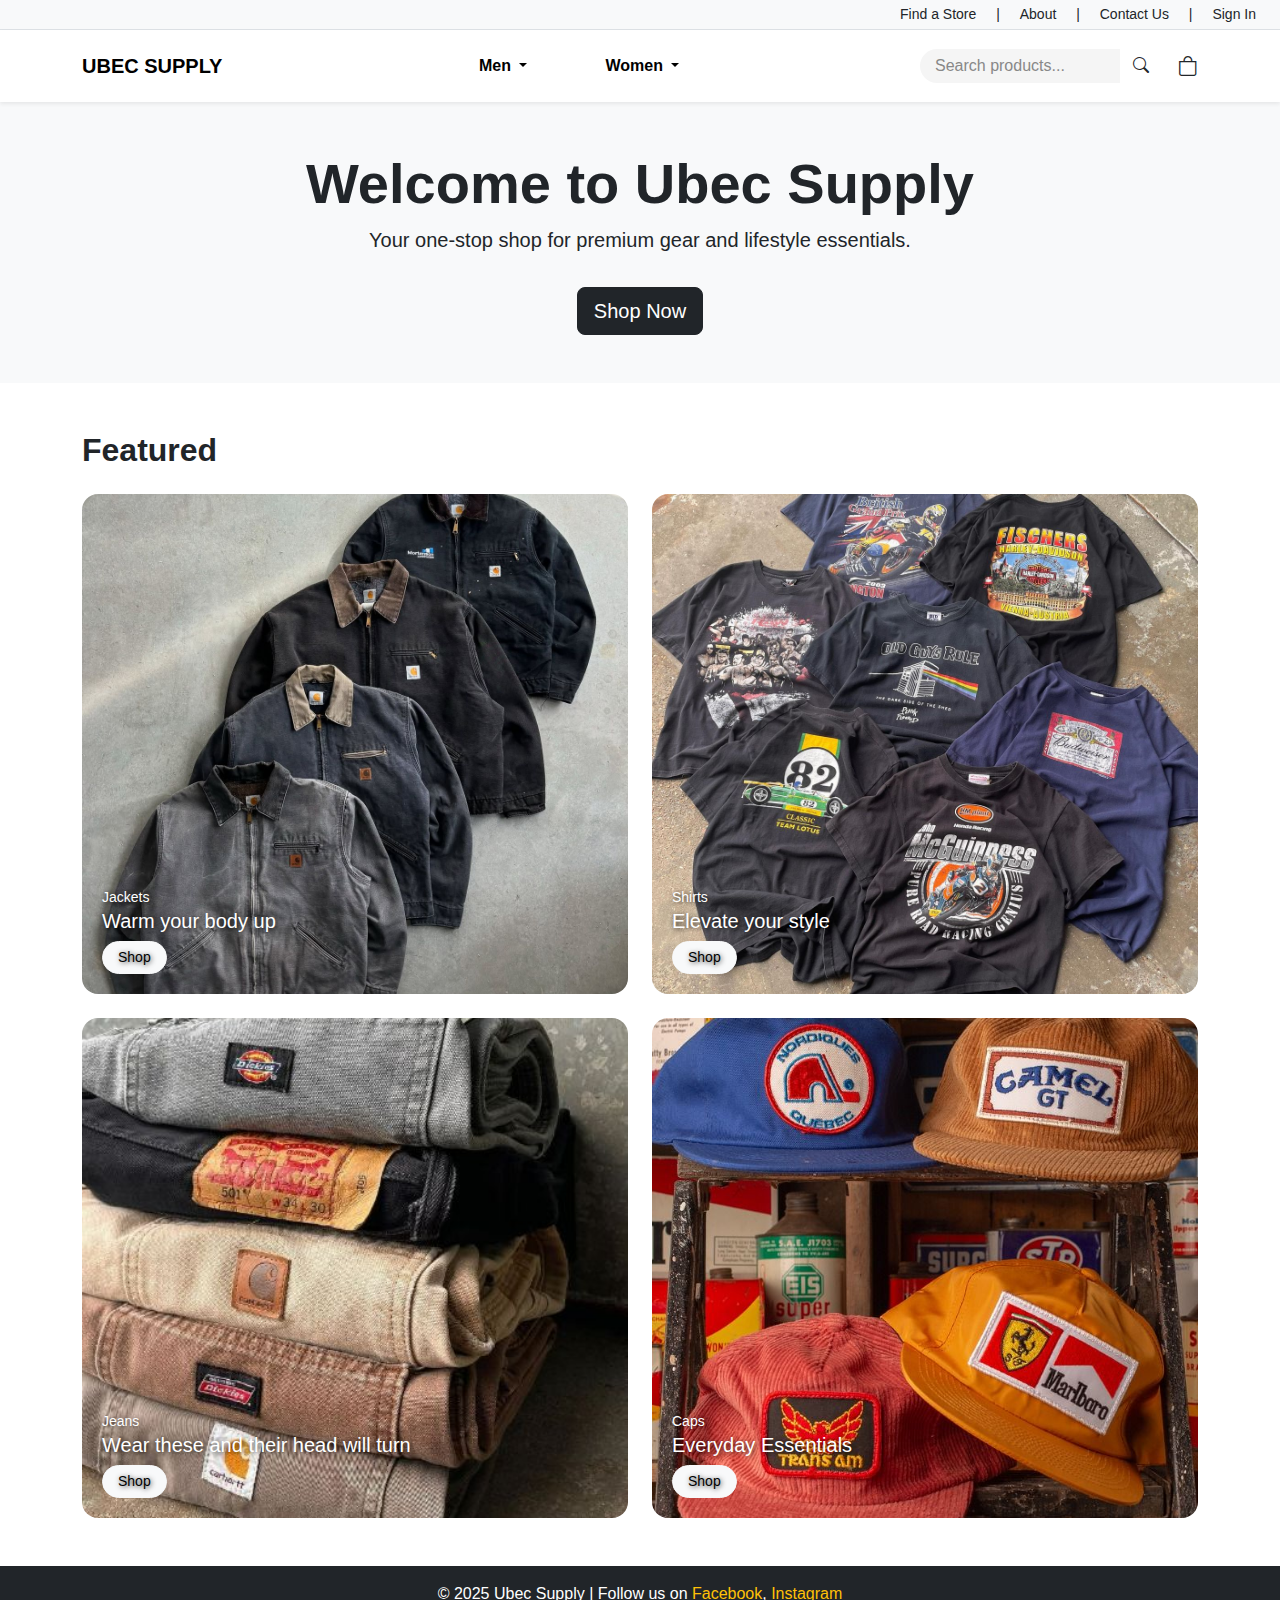
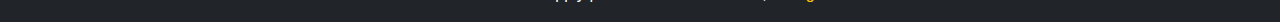
<file: index.html>
<!DOCTYPE html>
<html lang="en">
<head>
  <meta charset="UTF-8">
  <meta name="viewport" content="width=device-width, initial-scale=1.0">
  <title>Home - Ubec Supply</title>
  <link href="https://cdn.jsdelivr.net/npm/bootstrap@5.3.0/dist/css/bootstrap.min.css" rel="stylesheet">
  <link href="https://cdn.jsdelivr.net/npm/bootstrap-icons@1.11.1/font/bootstrap-icons.css" rel="stylesheet">
  <link rel="stylesheet" href="style.css">
</head>
<body> 

     <!-- Top Bar --> 
  <div class="top-bar text-end py-1 px-4 bg-light small border-bottom">
    <a href="#" class="text-dark text-decoration-none me-3">Find a Store</a> |
    <a href="about.html" class="text-dark text-decoration-none mx-3">About</a> |
    <a href="contact.html" class="text-dark text-decoration-none mx-3">Contact Us</a> |
    <a href="#" class="text-dark text-decoration-none ms-3">Sign In</a>
  </div>
  <!-- Main Navbar -->
  <nav class="navbar navbar-expand-lg bg-white shadow-sm py-3">
    <div class="container">
      <a class="navbar-brand fw-bold" href="index.html">UBEC SUPPLY</a>
      <button
        class="navbar-toggler"
        type="button"
        data-bs-toggle="collapse"
        data-bs-target="#navmenu"
      >
        <span class="navbar-toggler-icon"></span>
      </button>

      <div class="collapse navbar-collapse" id="navmenu">
        <ul class="navbar-nav me-auto mb-2 mb-lg-0">
          <li class="nav-item dropdown position-static">
            <a class="nav-link fw-semibold mx-3 dropdown-toggle" href="products.html#jackets" id="men" role="button">
              Men
            </a>
            <ul class="dropdown-menu shadow mt-0 border-0 rounded-0">
              <li><a class="dropdown-item" href="products.html#jackets">Jackets</a></li>
              <li><a class="dropdown-item" href="products.html#shirts">Shirts</a></li>
              <li><a class="dropdown-item" href="products.html#jeans">Jeans</a></li>
              <li><a class="dropdown-item" href="products.html#caps">Caps</a></li>
            </ul>
          </li>

          <li class="nav-item dropdown position-static">
            <a class="nav-link fw-semibold mx-3 dropdown-toggle" href="products.html#Jackets" id="women" role="button">
              Women
            </a>
            <ul class="dropdown-menu shadow mt-0 border-0 rounded-0">
              <li><a class="dropdown-item" href="products.html#Jackets">Jackets</a></li>
              <li><a class="dropdown-item" href="products.html#Shirts">Shirts</a></li>
              <li><a class="dropdown-item" href="products.html#Jeans">Jeans</a></li>
            </ul>
          </li>
        </ul>
        <div class="d-flex align-items-center">
          <div class="search-box d-flex align-items-center me-3">
            <input
              type="text"
              id="searchInput"
              class="form-control rounded-start-pill"
              placeholder="Search products..."
              style="max-width: 200px;"
            />
            <button id="searchBtn" class="btn rounded-end-pill">
              <i class="bi bi-search"></i>
            </button>
          </div>
          <a href="cart.html" class="text-dark fs-5">
            <i class="bi bi-bag"></i>
          </a>
        </div>
      </div>
    </div>
  </nav>


  <!-- Hero Section -->
  <section class="text-center py-5 bg-light">
    <div class="container">
      <h1 class="display-4 fw-bold">Welcome to Ubec Supply</h1>
      <p class="lead">Your one-stop shop for premium gear and lifestyle essentials.</p>
      <a href="products.html" class="btn btn-dark btn-lg mt-3">Shop Now</a>
    </div>
  </section>

  <section class="container my-5 featured-section">
  <h2 class="fw-bold mb-4">Featured</h2>

  <div class="row g-4">
    <!-- Featured 1 -->
    <div class="col-md-6">
      <div class="featured-card">
        <img src="images/vintage.jpg" alt="Jackets" class="img-fluid rounded-4">
        <div class="overlay-text">
          <small>Jackets</small>
          <h3>Warm your body up</h3>
          <a href="jackets.html" class="btn btn-light btn-sm">Shop</a>
        </div>
      </div>
    </div>

    <!-- Featured 2 -->
    <div class="col-md-6">
      <div class="featured-card">
    <img src="images/BG.jpg" alt="Shirts" class="img-fluid rounded-4">
        <div class="overlay-text">
          <small>Shirts</small>
          <h3>Elevate your style</h3>
          <a href="shirts.html" class="btn btn-light btn-sm">Shop</a>
        </div>
      </div>
    </div>

    <!-- Featured 3 -->
    <div class="col-md-6">
      <div class="featured-card">
        <img src="images/jeans.jpg" alt="Jeans" class="img-fluid rounded-4">
        <div class="overlay-text">
          <small>Jeans</small>
          <h3>Wear these and their head will turn</h3>
          <a href="jeans.html" class="btn btn-light btn-sm">Shop</a>
        </div>
      </div>
    </div>

    <!-- Featured 4 -->
    <div class="col-md-6">
      <div class="featured-card">
        <img src="images/caps.jpg" alt="Caps" class="img-fluid rounded-4">
        <div class="overlay-text">
          <small>Caps</small>
          <h3>Everyday Essentials</h3>
          <a href="caps.html" class="btn btn-light btn-sm">Shop</a>
        </div>
      </div>
    </div>
  </div>

  </section>
  <!-- Footer -->
  <footer class="bg-dark text-white text-center py-3 mt-5">
    <p class="mb-0">© 2025 Ubec Supply | Follow us on 
      <a href="#" class="text-warning text-decoration-none">Facebook</a>, 
      <a href="#" class="text-warning text-decoration-none">Instagram</a>
    </p>
  </footer>

  <script src="https://cdn.jsdelivr.net/npm/bootstrap@5.3.0/dist/js/bootstrap.bundle.min.js"></script>
  <script src="script.js"></script>
  <script>
  document.addEventListener("DOMContentLoaded", () => {
    const searchInput = document.getElementById("searchInput");
    const searchBtn = document.getElementById("searchBtn");
    const featuredCards = document.querySelectorAll(".featured-card");
    const noResultsMsg = document.getElementById("noResultsMsg");

    if (noResultsMsg) noResultsMsg.style.display = "none";

    function performFeaturedSearch() {
      const query = searchInput.value.trim().toLowerCase();
      let found = false;

      featuredCards.forEach(card => {
        const title = card.querySelector("h3")?.textContent.toLowerCase() || "";
        const category = card.querySelector("small")?.textContent.toLowerCase() || "";

        card.classList.remove("highlight-featured");

        if (query && (title.includes(query) || category.includes(query))) {
          card.classList.add("highlight-featured");
          found = true;
        }
      });

      // Only show message if no matches found
      if (noResultsMsg) noResultsMsg.style.display = found ? "none" : "block";

      // Scroll to first highlighted card
      if (found) {
        const first = document.querySelector(".highlight-featured");
        if (first) first.scrollIntoView({ behavior: "smooth", block: "center" });
      }
    }

    if (searchBtn && searchInput) {
      searchBtn.addEventListener("click", performFeaturedSearch);

      searchInput.addEventListener("keypress", e => {
        if (e.key === "Enter") {
          e.preventDefault();
          performFeaturedSearch();
        }
      });

      // Clear highlights when input is cleared
      searchInput.addEventListener("input", () => {
        if (searchInput.value.trim() === "") {
          featuredCards.forEach(card => card.classList.remove("highlight-featured"));
          if (noResultsMsg) noResultsMsg.style.display = "none";
        }
      });
    }
  });
</script>
</body>
</html>
</file>
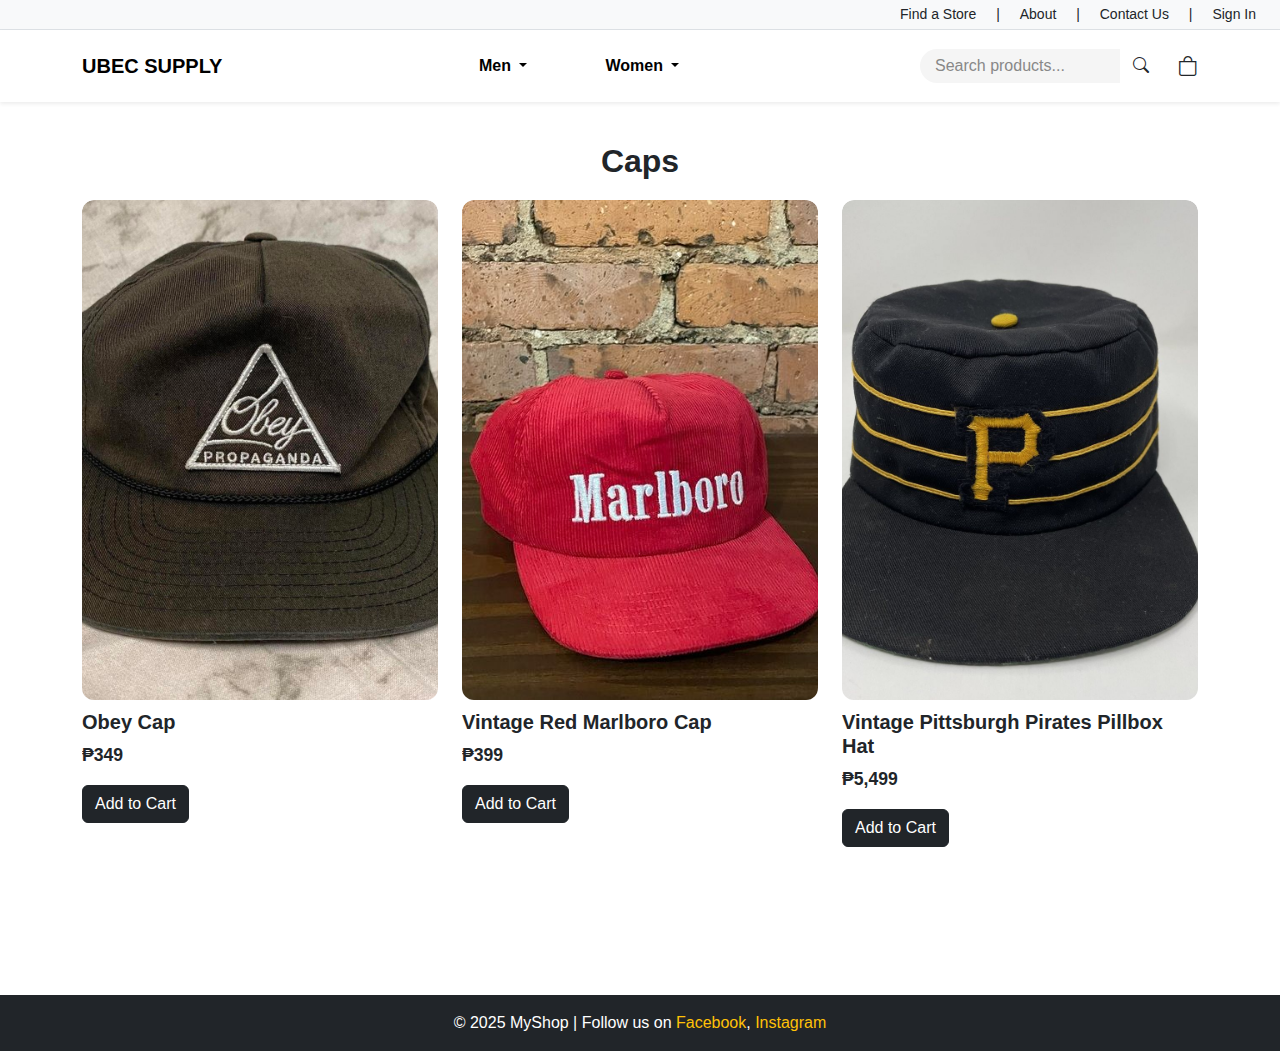
<file: caps.html>
<!DOCTYPE html>
<html lang="en">
<head>
  <meta charset="UTF-8">
  <meta name="viewport" content="width=device-width, initial-scale=1.0">
  <title>Products - Ubec Supply</title>
  <link href="https://cdn.jsdelivr.net/npm/bootstrap@5.3.0/dist/css/bootstrap.min.css" rel="stylesheet">
  <link href="https://cdn.jsdelivr.net/npm/bootstrap-icons@1.11.1/font/bootstrap-icons.css" rel="stylesheet">
  <link rel="stylesheet" href="style.css">
</head>
<body>
    
<!-- 🔝 Fixed Header Wrapper -->
<div class="fixed-header">
  <!-- Top Bar -->
  <div class="top-bar text-end py-1 px-4 bg-light small border-bottom">
    <a href="#" class="text-dark text-decoration-none me-3">Find a Store</a> |
    <a href="about.html" class="text-dark text-decoration-none mx-3">About</a> |
    <a href="contact.html" class="text-dark text-decoration-none mx-3">Contact Us</a> |
    <a href="#" class="text-dark text-decoration-none ms-3">Sign In</a>
  </div>

  <!-- Main Navbar -->
  <nav class="navbar navbar-expand-lg bg-white shadow-sm py-3">
    <div class="container">
      <a class="navbar-brand fw-bold" href="index.html">UBEC SUPPLY</a>
      <button
        class="navbar-toggler"
        type="button"
        data-bs-toggle="collapse"
        data-bs-target="#navmenu"
      >
        <span class="navbar-toggler-icon"></span>
      </button>

      <div class="collapse navbar-collapse" id="navmenu">
        <ul class="navbar-nav me-auto mb-2 mb-lg-0">
          <li class="nav-item dropdown position-static">
            <a class="nav-link fw-semibold mx-3 dropdown-toggle" href="products.html#jackets" id="men" role="button">
              Men
            </a>
            <ul class="dropdown-menu shadow mt-0 border-0 rounded-0">
              <li><a class="dropdown-item" href="products.html#jackets">Jackets</a></li>
              <li><a class="dropdown-item" href="products.html#shirts">Shirts</a></li>
              <li><a class="dropdown-item" href="products.html#jeans">Jeans</a></li>
              <li><a class="dropdown-item" href="products.html#caps">Caps</a></li>
            </ul>
          </li>

          <li class="nav-item dropdown position-static">
            <a class="nav-link fw-semibold mx-3 dropdown-toggle" href="products.html#Jackets" id="women" role="button">
              Women
            </a>
            <ul class="dropdown-menu shadow mt-0 border-0 rounded-0">
              <li><a class="dropdown-item" href="products.html#Jackets">Jackets</a></li>
              <li><a class="dropdown-item" href="products.html#Shirts">Shirts</a></li>
              <li><a class="dropdown-item" href="products.html#Jeans">Jeans</a></li>
            </ul>
          </li>
        </ul>

        <div class="d-flex align-items-center">
          <div class="search-box d-flex align-items-center me-3">
            <input
              type="text"
              id="searchInput"
              class="form-control rounded-start-pill"
              placeholder="Search products..."
              style="max-width: 200px;"
            />
            <button id="searchBtn" class="btn rounded-end-pill">
              <i class="bi bi-search"></i>
            </button>
          </div>
          <a href="cart.html" class="text-dark fs-5">
            <i class="bi bi-bag"></i>
          </a>
        </div>
      </div>
    </div>
  </nav>
</div>

<div class="container products-section">
  <h2 id="caps">Caps</h2>
  <div class="row">
      <div class="col-lg-4 col-md-6 col-sm-12">
        <div class="product-card">
          <img src="images/obi.jpg" alt="Obey Cap">
          <div class="product-info">
            <h5>Obey Cap</h5>
            <p class="price">₱349</p>
            <a href="cart.html" class="btn btn-dark btn-md">Add to Cart</a>
          </div>
        </div>
      </div>

      <div class="col-lg-4 col-md-6 col-sm-12">
        <div class="product-card">
          <img src="images/marl.jpg" alt="Vintage Marlboro Cap">
          <div class="product-info">
            <h5>Vintage Red Marlboro Cap</h5>
            <p class="price">₱399</p>
            <a href="cart.html" class="btn btn-dark btn-md">Add to Cart</a>
          </div>
        </div>
      </div>

      <div class="col-lg-4 col-md-6 col-sm-12">
        <div class="product-card">
          <img src="images/p.jpg" alt="Vintage Pittsburgh Pirates Cap">
          <div class="product-info">
            <h5>Vintage Pittsburgh Pirates Pillbox Hat</h5>
            <p class="price">₱5,499</p>
            <a href="cart.html" class="btn btn-dark btn-md">Add to Cart</a>
          </div>
        </div>
      </div>
  </div>
</div>
                
  <footer class="bg-dark text-white text-center py-3 mt-5">
    <p class="mb-0">© 2025 MyShop | Follow us on 
      <a href="#" class="text-warning text-decoration-none">Facebook</a>,
      <a href="#" class="text-warning text-decoration-none">Instagram</a>
    </p>
  </footer>

  <script src="https://cdn.jsdelivr.net/npm/bootstrap@5.3.0/dist/js/bootstrap.bundle.min.js"></script>
  <script src="script.js"></script>

  <script>
    displayProducts();
  </script>

</body>
</html>
</file>
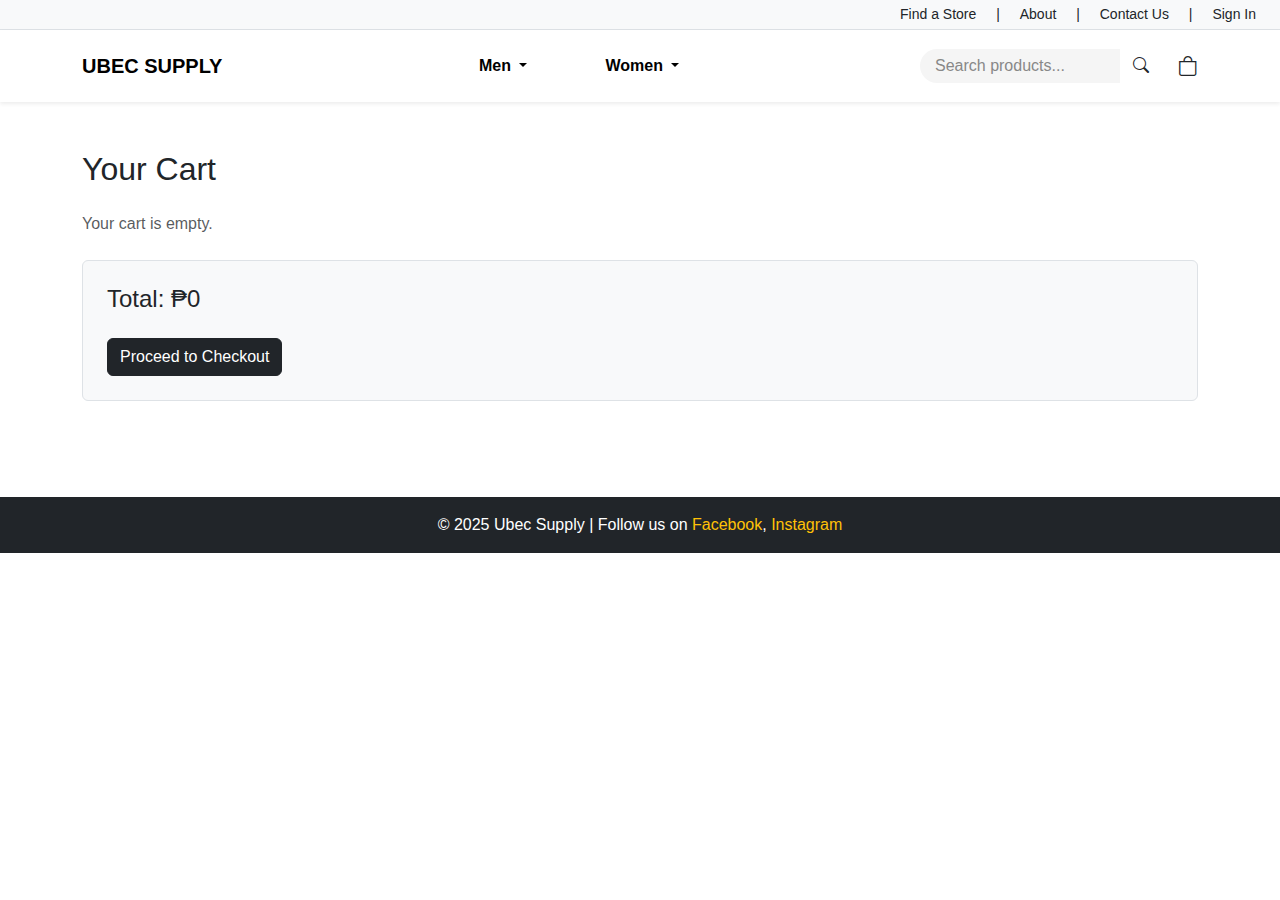
<file: cart.html>
<!DOCTYPE html>
<html lang="en">
<head>
  <meta charset="UTF-8">
  <meta name="viewport" content="width=device-width, initial-scale=1.0">
  <title>Cart - Ubec Supply</title>
  <link href="https://cdn.jsdelivr.net/npm/bootstrap@5.3.0/dist/css/bootstrap.min.css" rel="stylesheet">
  <link href="https://cdn.jsdelivr.net/npm/bootstrap-icons@1.11.1/font/bootstrap-icons.css" rel="stylesheet">
  <link rel="stylesheet" href="style.css">
</head>
<body>

<!-- 🔝 Fixed Header Wrapper -->
<div class="fixed-header">
  <!-- Top Bar -->
  <div class="top-bar text-end py-1 px-4 bg-light small border-bottom">
    <a href="#" class="text-dark text-decoration-none me-3">Find a Store</a> |
    <a href="about.html" class="text-dark text-decoration-none mx-3">About</a> |
    <a href="contact.html" class="text-dark text-decoration-none mx-3">Contact Us</a> |
    <a href="#" class="text-dark text-decoration-none ms-3">Sign In</a>
  </div>

  <!-- Main Navbar -->
  <nav class="navbar navbar-expand-lg bg-white shadow-sm py-3">
    <div class="container">
      <a class="navbar-brand fw-bold" href="index.html">UBEC SUPPLY</a>
      <button
        class="navbar-toggler"
        type="button"
        data-bs-toggle="collapse"
        data-bs-target="#navmenu"
      >
        <span class="navbar-toggler-icon"></span>
      </button>

      <div class="collapse navbar-collapse" id="navmenu">
        <ul class="navbar-nav me-auto mb-2 mb-lg-0">
          <li class="nav-item dropdown position-static">
            <a class="nav-link fw-semibold mx-3 dropdown-toggle" href="products.html#jackets" id="men" role="button">
              Men
            </a>
            <ul class="dropdown-menu shadow mt-0 border-0 rounded-0">
              <li><a class="dropdown-item" href="products.html#jackets">Jackets</a></li>
              <li><a class="dropdown-item" href="products.html#shirts">Shirts</a></li>
              <li><a class="dropdown-item" href="products.html#jeans">Jeans</a></li>
              <li><a class="dropdown-item" href="products.html#caps">Caps</a></li>
            </ul>
          </li>

          <li class="nav-item dropdown position-static">
            <a class="nav-link fw-semibold mx-3 dropdown-toggle" href="products.html#Jackets" id="women" role="button">
              Women
            </a>
            <ul class="dropdown-menu shadow mt-0 border-0 rounded-0">
              <li><a class="dropdown-item" href="products.html#Jackets">Jackets</a></li>
              <li><a class="dropdown-item" href="products.html#Shirts">Shirts</a></li>
              <li><a class="dropdown-item" href="products.html#Jeans">Jeans</a></li>
            </ul>
          </li>
        </ul>

        <div class="d-flex align-items-center">
          <div class="search-box d-flex align-items-center me-3">
            <input
              type="text"
              id="searchInput"
              class="form-control rounded-start-pill"
              placeholder="Search products..."
              style="max-width: 200px;"
            />
            <button id="searchBtn" class="btn rounded-end-pill">
              <i class="bi bi-search"></i>
            </button>
          </div>
          <a href="cart.html" class="text-dark fs-5">
            <i class="bi bi-bag"></i>
          </a>
        </div>
      </div>
    </div>
  </nav>
</div>


  <!-- Cart Container -->
  <div class="container py-5">
    <h2>Your Cart</h2>
    <div id="cart-items" class="mt-4"></div>

    <div class="mt-4 p-4 border rounded bg-light">
      <h4>Total: ₱<span id="cart-total">0</span></h4>
      <button id="checkout-btn" class="btn btn-dark mt-3">Proceed to Checkout</button>
    </div>
  </div>

  <!-- Thank You Modal -->
  <div class="modal fade" id="thankYouModal" tabindex="-1" aria-labelledby="thankYouLabel" aria-hidden="true">
    <div class="modal-dialog modal-dialog-centered">
      <div class="modal-content text-center">
        <div class="modal-header bg-dark text-white">
          <h5 class="modal-title" id="thankYouLabel">Thank You!</h5>
          <button type="button" class="btn-close btn-close-white" data-bs-dismiss="modal"></button>
        </div>
        <div class="modal-body py-4">
          <i class="bi bi-bag-check-fill text-dark fs-1 mb-3"></i>
          <h5>Thank You for Shopping with UBEC SUPPLY!</h5>
          <p class="text-muted">Your order has been successfully placed.</p>
        </div>
        <div class="modal-footer">
          <button type="button" class="btn btn-dark" data-bs-dismiss="modal">Close</button>
        </div>
      </div>
    </div>
  </div>

  <!-- Footer -->
  <footer class="bg-dark text-white text-center py-3 mt-5">
    <p class="mb-0">© 2025 Ubec Supply | Follow us on 
      <a href="#" class="text-warning text-decoration-none">Facebook</a>, 
      <a href="#" class="text-warning text-decoration-none">Instagram</a>
    </p>
  </footer>

  <script src="https://cdn.jsdelivr.net/npm/bootstrap@5.3.0/dist/js/bootstrap.bundle.min.js"></script>
  <script src="script.js"></script>
  <script>
    displayCart();
  </script>
</body>
</html>
</file>
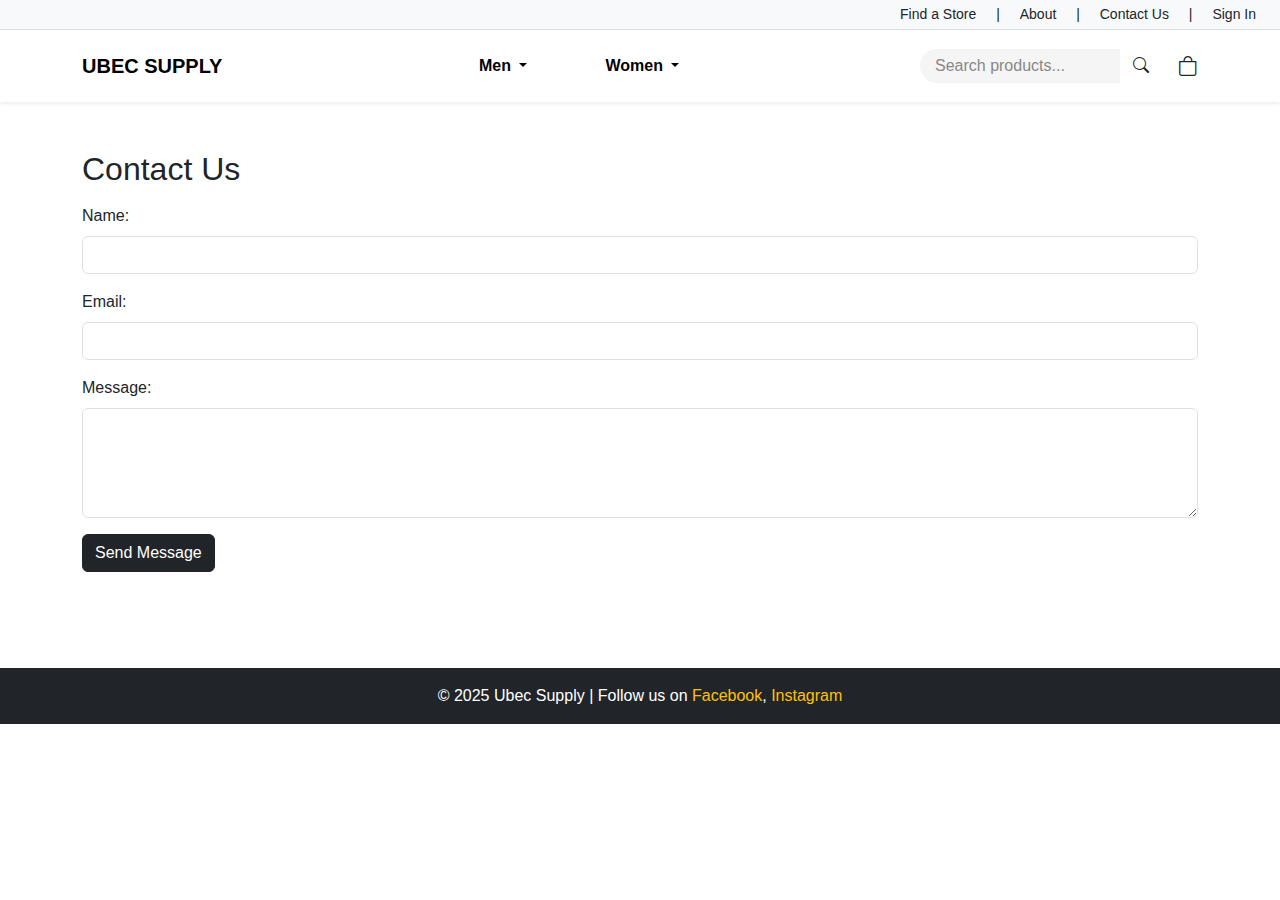
<file: contact.html>
<!DOCTYPE html>
<html lang="en">
<head>
  <meta charset="UTF-8">
  <meta name="viewport" content="width=device-width, initial-scale=1.0">
  <title>Contact - Ubec Supply</title>
  <link href="https://cdn.jsdelivr.net/npm/bootstrap@5.3.0/dist/css/bootstrap.min.css" rel="stylesheet">
  <link href="https://cdn.jsdelivr.net/npm/bootstrap-icons@1.11.1/font/bootstrap-icons.css" rel="stylesheet">
  <link rel="stylesheet" href="style.css">
</head>
<body>

<!-- 🔝 Fixed Header Wrapper -->
<div class="fixed-header">
  <!-- Top Bar -->
  <div class="top-bar text-end py-1 px-4 bg-light small border-bottom">
    <a href="#" class="text-dark text-decoration-none me-3">Find a Store</a> |
    <a href="about.html" class="text-dark text-decoration-none mx-3">About</a> |
    <a href="contact.html" class="text-dark text-decoration-none mx-3">Contact Us</a> |
    <a href="#" class="text-dark text-decoration-none ms-3">Sign In</a>
  </div>

  <!-- Main Navbar -->
  <nav class="navbar navbar-expand-lg bg-white shadow-sm py-3">
    <div class="container">
      <a class="navbar-brand fw-bold" href="index.html">UBEC SUPPLY</a>
      <button
        class="navbar-toggler"
        type="button"
        data-bs-toggle="collapse"
        data-bs-target="#navmenu"
      >
        <span class="navbar-toggler-icon"></span>
      </button>

      <div class="collapse navbar-collapse" id="navmenu">
        <ul class="navbar-nav me-auto mb-2 mb-lg-0">      
          <li class="nav-item dropdown position-static">
            <a class="nav-link fw-semibold mx-3 dropdown-toggle" href="products.html#jackets" id="men" role="button">
              Men
            </a>
            <ul class="dropdown-menu shadow mt-0 border-0 rounded-0">
              <li><a class="dropdown-item" href="products.html#jackets">Jackets</a></li>
              <li><a class="dropdown-item" href="products.html#shirts">Shirts</a></li>
              <li><a class="dropdown-item" href="products.html#jeans">Jeans</a></li>
              <li><a class="dropdown-item" href="products.html#caps">Caps</a></li>
            </ul>
          </li>

          <li class="nav-item dropdown position-static">
            <a class="nav-link fw-semibold mx-3 dropdown-toggle" href="products.html#Jackets" id="women" role="button">
              Women
            </a>
            <ul class="dropdown-menu shadow mt-0 border-0 rounded-0">
              <li><a class="dropdown-item" href="products.html#Jackets">Jackets</a></li>
              <li><a class="dropdown-item" href="products.html#Shirts">Shirts</a></li>
              <li><a class="dropdown-item" href="products.html#Jeans">Jeans</a></li>
            </ul>
          </li>
        </ul>

         <div class="d-flex align-items-center">
          <div class="search-box d-flex align-items-center me-3">
            <input
              type="text"
              id="searchInput"
              class="form-control rounded-start-pill"
              placeholder="Search products..."
              style="max-width: 200px;"
            />
            <button id="searchBtn" class="btn rounded-end-pill">
              <i class="bi bi-search"></i>
            </button>
          </div>
          <a href="cart.html" class="text-dark fs-5">
            <i class="bi bi-bag"></i>
          </a>
        </div>
      </div>
    </div>
  </nav>
</div>

<!-- Contact Form Section -->
    <div class="container py-5">
  <h2>Contact Us</h2>
  <form id="contactForm" class="mt-3">
    <div class="mb-3">
      <label for="name" class="form-label">Name:</label>
      <input type="text" id="name" class="form-control" required>
    </div>
    <div class="mb-3">
      <label for="email" class="form-label">Email:</label>
      <input type="email" id="email" class="form-control" required>
    </div>
    <div class="mb-3">
      <label for="message" class="form-label">Message:</label>
      <textarea id="message" rows="4" class="form-control" required></textarea>
    </div>
    <button type="submit" class="btn btn-dark">Send Message</button>
  </form>
</div>

<!-- Replace the existing Thank You Modal with this updated version -->
<div class="modal fade" id="contactThankYouModal" tabindex="-1" aria-labelledby="contactThankYouLabel" aria-hidden="true">
  <div class="modal-dialog modal-dialog-centered">
    <div class="modal-content text-center shadow-lg border-0">
      
      <!-- Header - Changed to black background -->
      <div class="modal-header bg-dark text-white">
        <h5 class="modal-title" id="contactThankYouLabel">Thank You!</h5>
        <button type="button" class="btn-close btn-close-white" data-bs-dismiss="modal"></button>
      </div>

      <!-- Body - Updated icon color to black -->
      <div class="modal-body py-4">
        <i class="bi bi-check-circle-fill text-dark fs-1 mb-3"></i>
        <h5>Thank You for Contacting UBEC SUPPLY!</h5>
        <p class="text-muted">Your message has been successfully sent. We'll get back to you soon.</p>
      </div>

      <!-- Footer - Updated button styling -->
      <div class="modal-footer border-0">
        <button type="button" class="btn btn-dark px-4" data-bs-dismiss="modal" 
          style="transition: all 0.3s ease;">Close</button>
      </div>
    </div>
  </div>
</div>
</div>
<script src="https://cdn.jsdelivr.net/npm/bootstrap@5.3.0-alpha1/dist/js/bootstrap.bundle.min.js"></script> 
<script src="script.js"></script>


  <!-- Footer -->
  <footer class="bg-dark text-white text-center py-3 mt-5">
    <p class="mb-0">© 2025 Ubec Supply | Follow us on 
      <a href="#" class="text-warning text-decoration-none">Facebook</a>, 
      <a href="#" class="text-warning text-decoration-none">Instagram</a>
    </p>
  </footer>
</body>
</html>
</file>
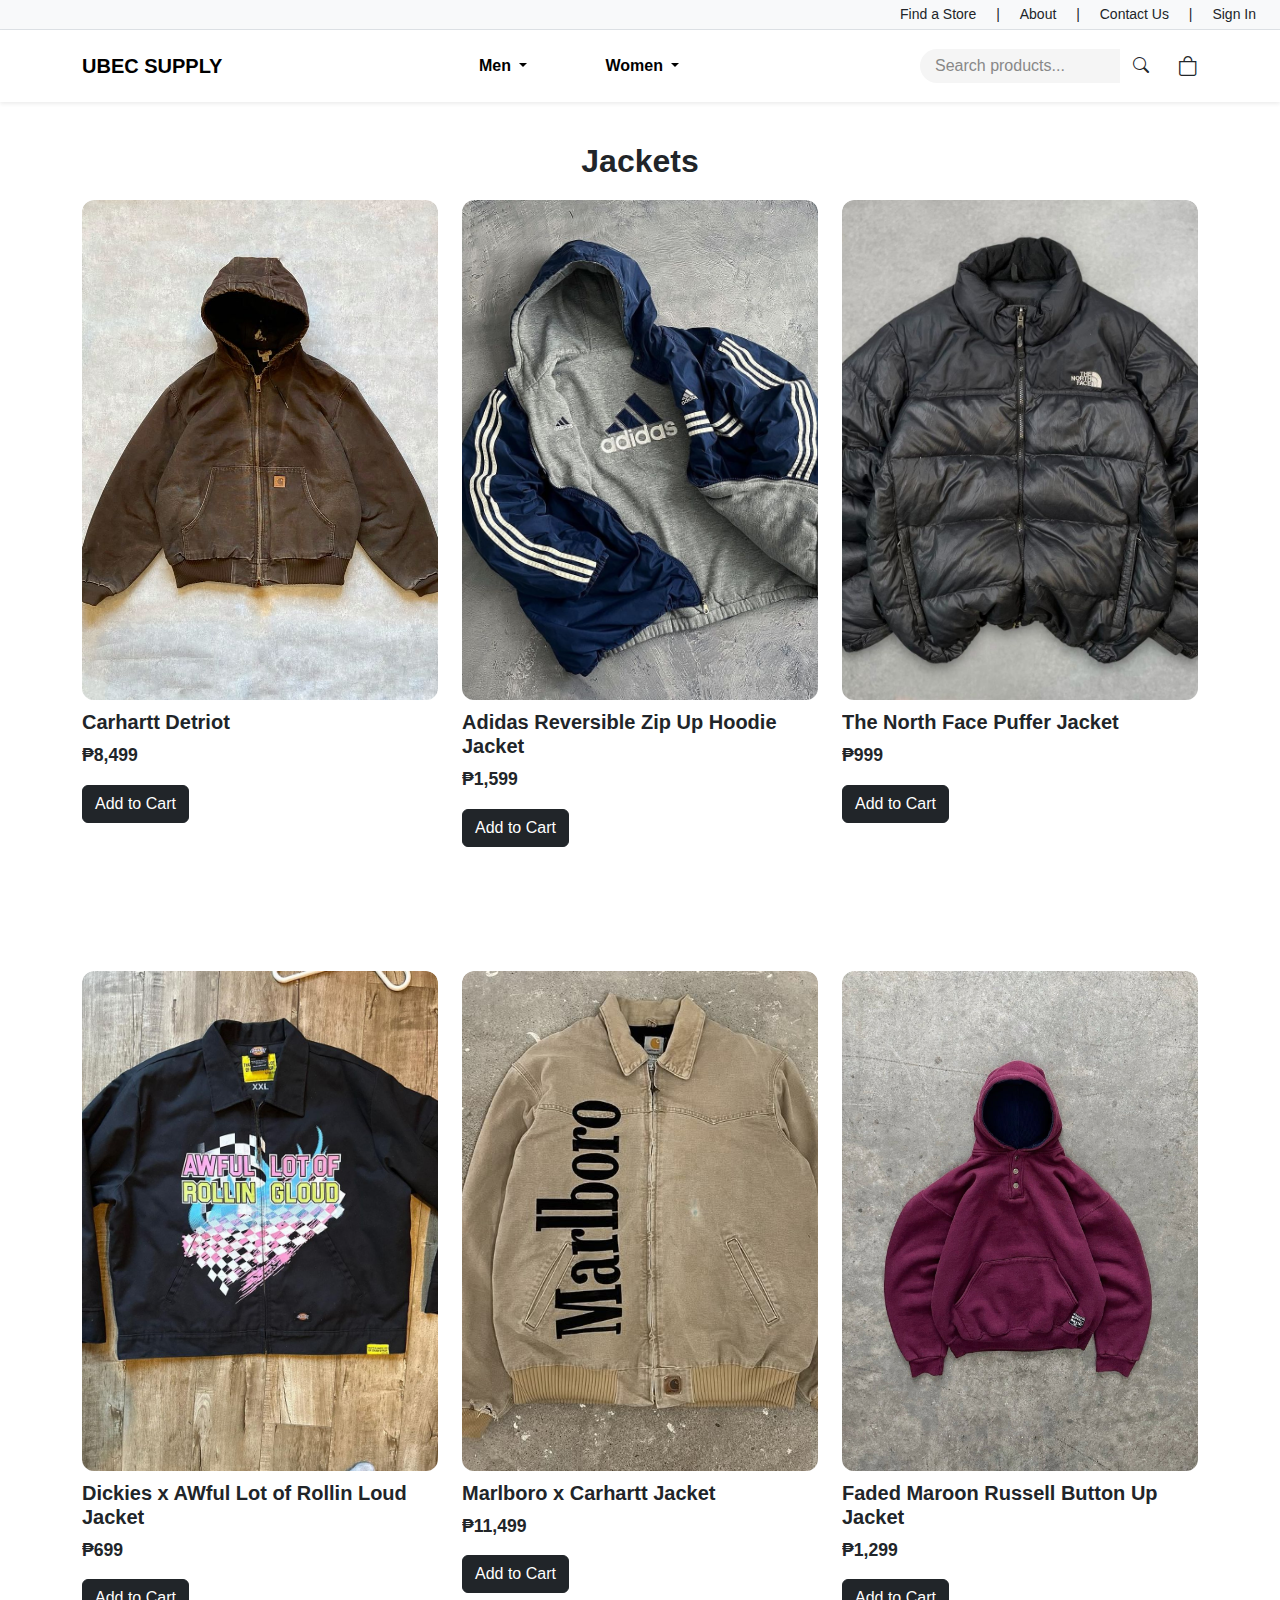
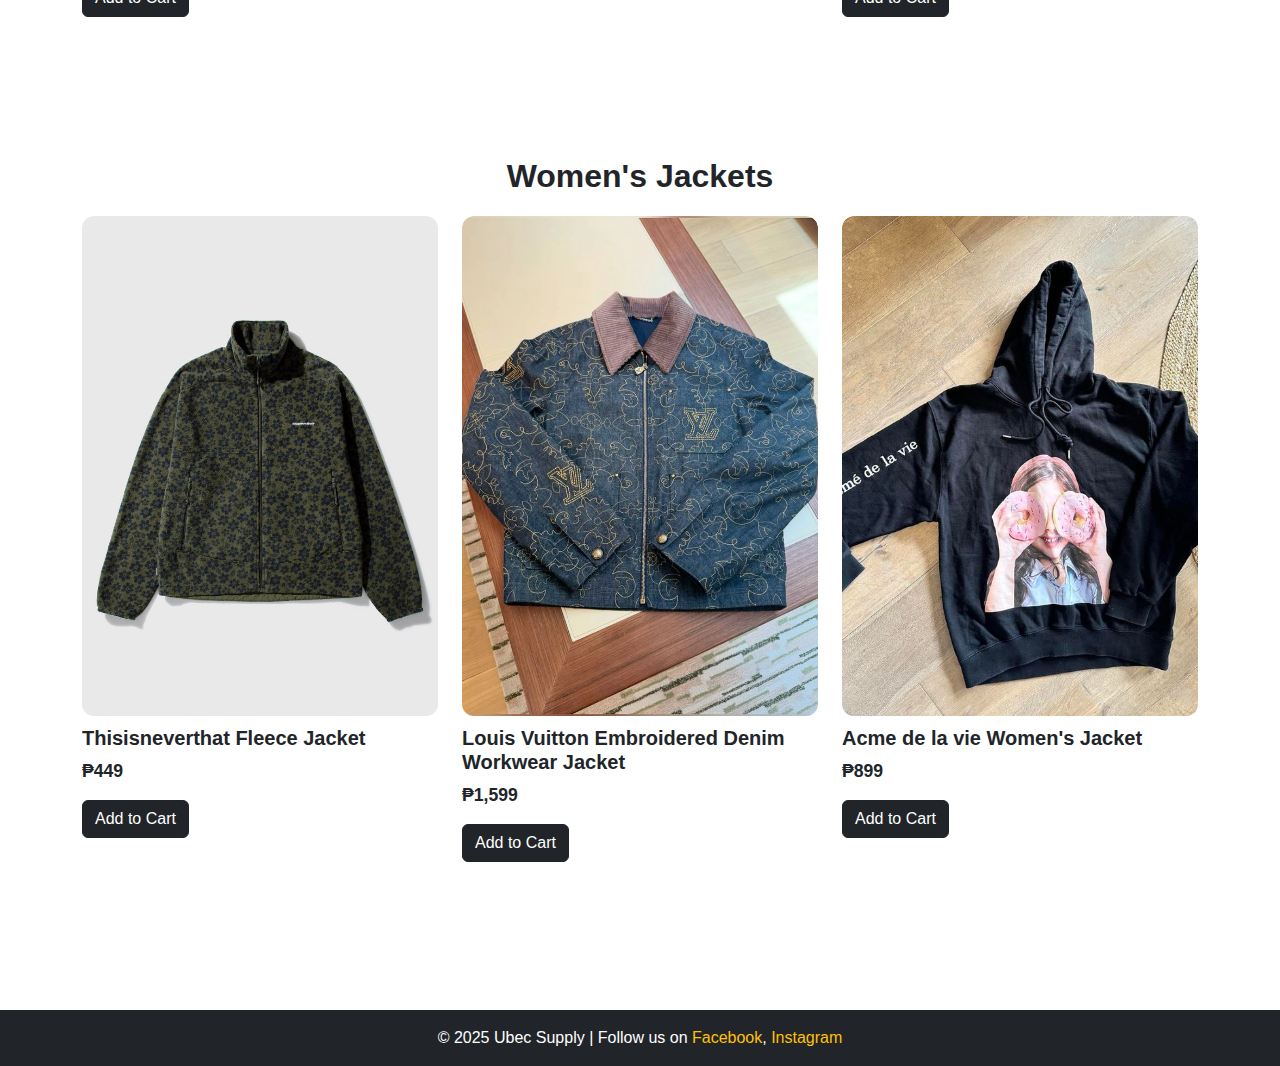
<file: jackets.html>
<!DOCTYPE html>
<html lang="en">
<head>
  <meta charset="UTF-8">
  <meta name="viewport" content="width=device-width, initial-scale=1.0">
  <title>Home - Ubec Supply</title>
  <link href="https://cdn.jsdelivr.net/npm/bootstrap@5.3.0/dist/css/bootstrap.min.css" rel="stylesheet">
  <link href="https://cdn.jsdelivr.net/npm/bootstrap-icons@1.11.1/font/bootstrap-icons.css" rel="stylesheet">
  <link rel="stylesheet" href="style.css">
</head>
<body>

     <!-- Top Bar -->
  <div class="top-bar text-end py-1 px-4 bg-light small border-bottom">
    <a href="#" class="text-dark text-decoration-none me-3">Find a Store</a> |
    <a href="about.html" class="text-dark text-decoration-none mx-3">About</a> |
    <a href="contact.html" class="text-dark text-decoration-none mx-3">Contact Us</a> |
    <a href="#" class="text-dark text-decoration-none ms-3">Sign In</a>
  </div>

  <!-- Main Navbar -->
  <nav class="navbar navbar-expand-lg bg-white shadow-sm py-3">
    <div class="container">
      <a class="navbar-brand fw-bold" href="index.html">UBEC SUPPLY</a>
      <button
        class="navbar-toggler"
        type="button"
        data-bs-toggle="collapse"
        data-bs-target="#navmenu"
      >
        <span class="navbar-toggler-icon"></span>
      </button>

      <div class="collapse navbar-collapse" id="navmenu">
        <ul class="navbar-nav me-auto mb-2 mb-lg-0">
          <li class="nav-item dropdown position-static">
            <a class="nav-link fw-semibold mx-3 dropdown-toggle" href="products.html#jackets" id="men" role="button">
              Men
            </a>
            <ul class="dropdown-menu shadow mt-0 border-0 rounded-0">
              <li><a class="dropdown-item" href="jackets.html#jackets">Jackets</a></li>
              <li><a class="dropdown-item" href="shirts.html#shirts">Shirts</a></li>
              <li><a class="dropdown-item" href="jeans.html#jeans">Jeans</a></li>
              <li><a class="dropdown-item" href="products.html#caps">Caps</a></li>
            </ul>
          </li>

          <li class="nav-item dropdown position-static">
            <a class="nav-link fw-semibold mx-3 dropdown-toggle" href="products.html#Jackets" id="women" role="button">
              Women
            </a>
            <ul class="dropdown-menu shadow mt-0 border-0 rounded-0">
              <li><a class="dropdown-item" href="jackets.html#Jackets">Jackets</a></li>
              <li><a class="dropdown-item" href="shirts.html#Shirts">Shirts</a></li>
              <li><a class="dropdown-item" href="jeans.html#Jeans">Jeans</a></li>
            </ul>
          </li>
        </ul>

        <div class="d-flex align-items-center">
          <div class="search-box d-flex align-items-center me-3">
            <input
              type="text"
              id="searchInput"
              class="form-control rounded-start-pill"
              placeholder="Search products..."
              style="max-width: 200px;"
            />
            <button id="searchBtn" class="btn rounded-end-pill">
              <i class="bi bi-search"></i>
            </button>
          </div>
          <a href="cart.html" class="text-dark fs-5">
            <i class="bi bi-bag"></i>
          </a>
        </div>
      </div>
    </div>
  </nav>

<div class="container products-section">

<h2 id="jackets">Jackets</h2>
<div class="row g-4">
 <!-- Product 1 -->
      <div class="col-lg-4 col-md-6 col-sm-12">
        <div class="product-card">
          <img src="images/e086892455c54c95d83e1104e633632b.jpg" alt="Carhartt Jacket">
          <div class="product-info">
            <h5>Carhartt Detriot</h5>
            <p class="price">₱8,499</p>
            <a href="cart.html" class="btn btn-dark btn-md">Add to Cart</a>
          </div>
        </div>
      </div>

      <div class="col-lg-4 col-md-6 col-sm-12">
        <div class="product-card">
          <img src="images/adidas.jpg" alt="Adidas Zip up Hoodie Jacket">
          <div class="product-info">
            <h5>Adidas Reversible Zip Up Hoodie Jacket</h5>
            <p class="price">₱1,599</p>
            <a href="cart.html" class="btn btn-dark btn-md">Add to Cart</a>
          </div>
        </div>
      </div>

      <div class="col-lg-4 col-md-6 col-sm-12">
        <div class="product-card">
          <img src="images/tnf.jpg" alt="The North Face Puffer Jacket">
          <div class="product-info">
            <h5>The North Face Puffer Jacket</h5>
            <p class="price">₱999</p>
            <a href="cart.html" class="btn btn-dark btn-md">Add to Cart</a>
          </div>
        </div>
      </div>

       <div class="col-lg-4 col-md-6 col-sm-12">
        <div class="product-card">
          <img src="images/d.jpg" alt="Dickies Jacket">
          <div class="product-info">
            <h5>Dickies x AWful Lot of Rollin Loud Jacket</h5>
            <p class="price">₱699</p>
            <a href="cart.html" class="btn btn-dark btn-md">Add to Cart</a>
          </div>
        </div>
      </div>

       <div class="col-lg-4 col-md-6 col-sm-12">
        <div class="product-card">
          <img src="images/m.jpg" alt="Marlboro, Carhartt Jacket">
          <div class="product-info">
            <h5>Marlboro x Carhartt Jacket</h5>
            <p class="price">₱11,499</p>
            <a href="cart.html" class="btn btn-dark btn-md">Add to Cart</a>
          </div>
        </div>
      </div>

       <div class="col-lg-4 col-md-6 col-sm-12">
        <div class="product-card">
          <img src="images/russell.jpg" alt="Russel Jacket">
          <div class="product-info">
            <h5>Faded Maroon Russell Button Up Jacket</h5>
            <p class="price">₱1,299</p>
            <a href="cart.html" class="btn btn-dark btn-md">Add to Cart</a>
          </div>
        </div>
      </div>
      </div>
      </div>

<div class="container products-section">
  <h2 id="Jackets">Women's Jackets</h2>
   <div class="row g-4">
     <!-- Product 1 -->
      <div class="col-lg-4 col-md-6 col-sm-12">
        <div class="product-card">
          <img src="images/w.jpg" alt="thisisneverthat Jacket">
          <div class="product-info">
            <h5>Thisisneverthat Fleece Jacket</h5>
            <p class="price">₱449</p>
            <a href="cart.html" class="btn btn-dark btn-md">Add to Cart</a>
          </div>
        </div>
      </div>

      <div class="col-lg-4 col-md-6 col-sm-12">
        <div class="product-card">
          <img src="images/lv.jpg" alt="Adidas Zip up Hoodie Jacket">
          <div class="product-info">
            <h5>Louis Vuitton Embroidered Denim Workwear Jacket</h5>
            <p class="price">₱1,599</p>
            <a href="cart.html" class="btn btn-dark btn-md">Add to Cart</a>
          </div>
        </div>
      </div>

      <div class="col-lg-4 col-md-6 col-sm-12">
        <div class="product-card">
          <img src="images/acme.jpg" alt="Acme de la vie Jacket">
          <div class="product-info">
            <h5>Acme de la vie Women's Jacket</h5>
            <p class="price">₱899</p>
            <a href="cart.html" class="btn btn-dark btn-md">Add to Cart</a>
          </div>
        </div>
      </div>
    </div>
</div>
            
        <!-- Footer -->
  <footer class="bg-dark text-white text-center py-3 mt-5">
    <p class="mb-0">© 2025 Ubec Supply | Follow us on 
      <a href="#" class="text-warning text-decoration-none">Facebook</a>, 
      <a href="#" class="text-warning text-decoration-none">Instagram</a>
    </p>
  </footer>

  <script src="https://cdn.jsdelivr.net/npm/bootstrap@5.3.0/dist/js/bootstrap.bundle.min.js"></script>
    <script src="script.js"></script>
  <script>
    displayProducts();
  </script>
</body>
</html>
</file>
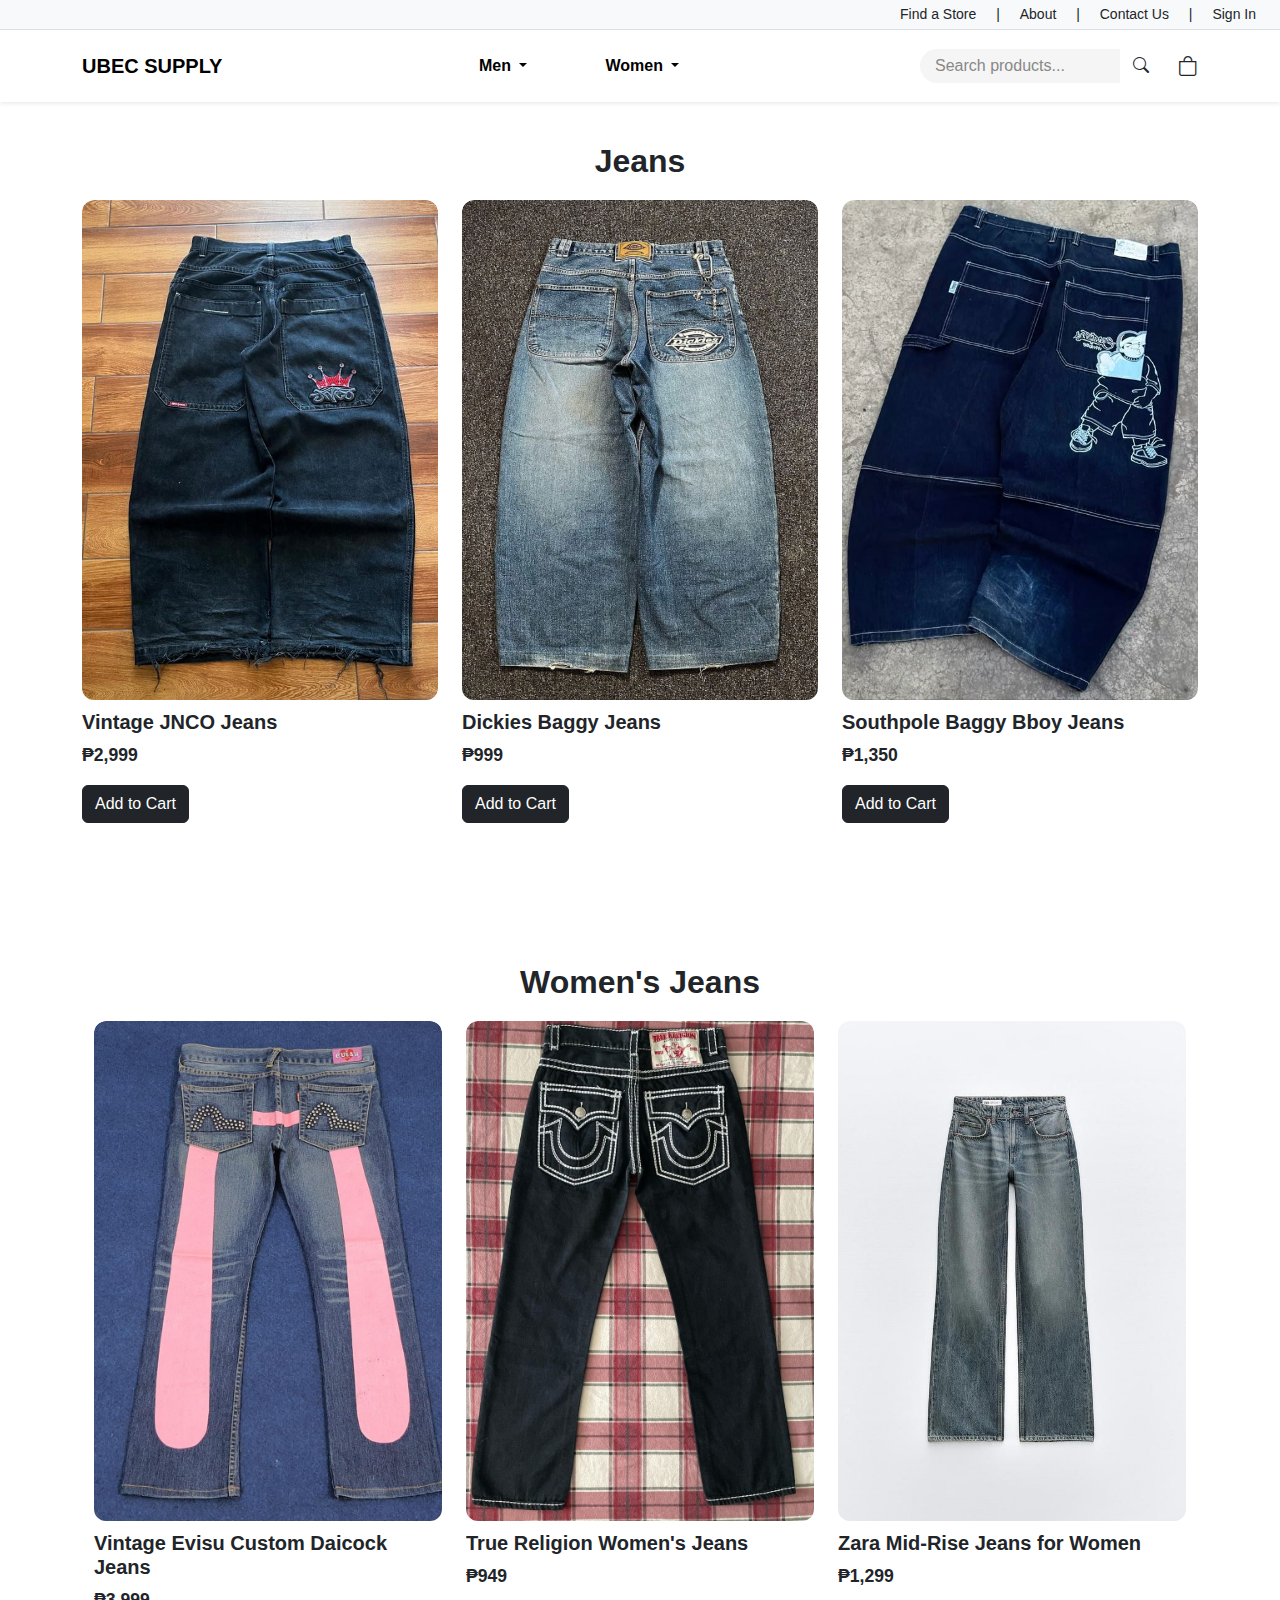
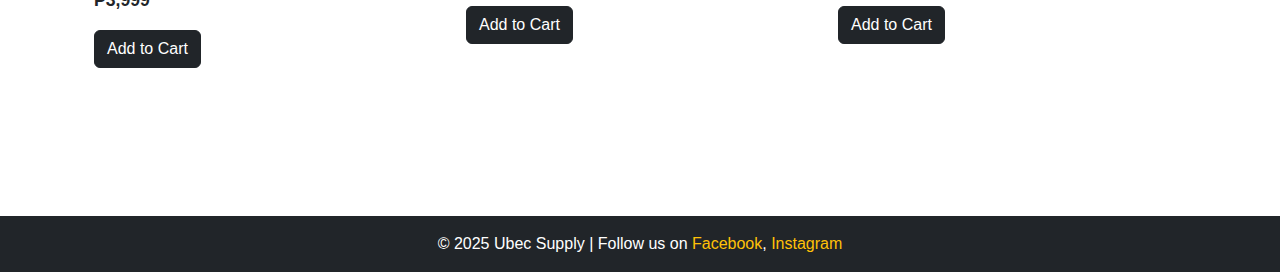
<file: jeans.html>
<!DOCTYPE html>
<html lang="en">
<head>
  <meta charset="UTF-8">
  <meta name="viewport" content="width=device-width, initial-scale=1.0">
  <title>Home - Ubec Supply</title>
  <link href="https://cdn.jsdelivr.net/npm/bootstrap@5.3.0/dist/css/bootstrap.min.css" rel="stylesheet">
  <link href="https://cdn.jsdelivr.net/npm/bootstrap-icons@1.11.1/font/bootstrap-icons.css" rel="stylesheet">
  <link rel="stylesheet" href="style.css">
</head>
<body>

     <!-- Top Bar -->
  <div class="top-bar text-end py-1 px-4 bg-light small border-bottom">
    <a href="#" class="text-dark text-decoration-none me-3">Find a Store</a> |
    <a href="about.html" class="text-dark text-decoration-none mx-3">About</a> |
    <a href="contact.html" class="text-dark text-decoration-none mx-3">Contact Us</a> |
    <a href="#" class="text-dark text-decoration-none ms-3">Sign In</a>
  </div>

  <!-- Main Navbar -->
  <nav class="navbar navbar-expand-lg bg-white shadow-sm py-3">
    <div class="container">
      <a class="navbar-brand fw-bold" href="index.html">UBEC SUPPLY</a>
      <button
        class="navbar-toggler"
        type="button"
        data-bs-toggle="collapse"
        data-bs-target="#navmenu"
      >
        <span class="navbar-toggler-icon"></span>
      </button>

      <div class="collapse navbar-collapse" id="navmenu">
        <ul class="navbar-nav me-auto mb-2 mb-lg-0">
          <li class="nav-item dropdown position-static">
            <a class="nav-link fw-semibold mx-3 dropdown-toggle" href="products.html#jackets" id="men" role="button">
              Men
            </a>
            <ul class="dropdown-menu shadow mt-0 border-0 rounded-0">
              <li><a class="dropdown-item" href="jackets.html#jackets">Jackets</a></li>
              <li><a class="dropdown-item" href="shirts.html#shirts">Shirts</a></li>
              <li><a class="dropdown-item" href="jeans.html#jeans">Jeans</a></li>
              <li><a class="dropdown-item" href="products.html#caps">Caps</a></li>
            </ul>
          </li>

          <li class="nav-item dropdown position-static">
            <a class="nav-link fw-semibold mx-3 dropdown-toggle" href="products.html#Jackets" id="women" role="button">
              Women
            </a>
            <ul class="dropdown-menu shadow mt-0 border-0 rounded-0">
              <li><a class="dropdown-item" href="jackets.html#Jackets">Jackets</a></li>
              <li><a class="dropdown-item" href="shirts.html#Shirts">Shirts</a></li>
              <li><a class="dropdown-item" href="jeans.html#Jeans">Jeans</a></li>
            </ul>
          </li>
        </ul>

        <div class="d-flex align-items-center">
          <div class="search-box d-flex align-items-center me-3">
            <input
              type="text"
              id="searchInput"
              class="form-control rounded-start-pill"
              placeholder="Search products..."
              style="max-width: 200px;"
            />
            <button id="searchBtn" class="btn rounded-end-pill">
              <i class="bi bi-search"></i>
            </button>
          </div>
          <a href="cart.html" class="text-dark fs-5">
            <i class="bi bi-bag"></i>
          </a>
        </div>
      </div>
    </div>
  </nav>

<div class="container products-section">
  <h2 id="jeans">Jeans</h2>
  <div class="row g-4">
      <!-- Product 1 -->
      <div class="col-lg-4 col-md-6 col-sm-12">
        <div class="product-card">
          <img src="images/jnco.jpg" alt="JNCO Jeans">
          <div class="product-info">
            <h5>Vintage JNCO Jeans</h5>
            <p class="price">₱2,999</p>
            <a href="cart.html" class="btn btn-dark btn-md">Add to Cart</a>
          </div>
        </div>
      </div>

      <div class="col-lg-4 col-md-6 col-sm-12">
        <div class="product-card">
          <img src="images/dick.jpg" alt="Dickies Jeans">
          <div class="product-info">
            <h5>Dickies Baggy Jeans</h5>
            <p class="price">₱999</p>
            <a href="cart.html" class="btn btn-dark btn-md">Add to Cart</a>
          </div>
        </div>
      </div>

      <div class="col-lg-4 col-md-6 col-sm-12">
        <div class="product-card">
          <img src="images/spole.jpg" alt="Southpole Bboy Jeans">
          <div class="product-info">
            <h5>Southpole Baggy Bboy Jeans</h5>
            <p class="price">₱1,350</p>
            <a href="cart.html" class="btn btn-dark btn-md">Add to Cart</a>
          </div>
        </div>
      </div>
</div>

      <div class="container products-section">
  <h2 id="Jeans">Women's Jeans</h2>
   <div class="row g-4">
      <!-- Product 1 -->
      <div class="col-lg-4 col-md-6 col-sm-12">
        <div class="product-card">
          <img src="images/evisu jeans.jpg" alt="Evisu Jeans">
          <div class="product-info">
            <h5>Vintage Evisu Custom Daicock Jeans</h5>
            <p class="price">₱3,999</p>
            <a href="cart.html" class="btn btn-dark btn-md">Add to Cart</a>
          </div>
        </div>
      </div>

      <div class="col-lg-4 col-md-6 col-sm-12">
        <div class="product-card">
          <img src="images/tr.jpg" alt="True Religion Jeans">
          <div class="product-info">
            <h5>True Religion Women's Jeans</h5>
            <p class="price">₱949</p>
            <a href="cart.html" class="btn btn-dark btn-md">Add to Cart</a>
          </div>
        </div>
      </div>

      <div class="col-lg-4 col-md-6 col-sm-12">
        <div class="product-card">
          <img src="images/z.jpg" alt="Zara Jeans">
          <div class="product-info">
            <h5>Zara Mid-Rise Jeans for Women</h5>
            <p class="price">₱1,299</p>
            <a href="cart.html" class="btn btn-dark btn-md">Add to Cart</a>
          </div>
        </div>
      </div>
    </div>
  </div>
</div>
  </div> 
    </div>
      </div>
    </div>
  </div>  

       <footer class="bg-dark text-white text-center py-3 mt-5">
    <p class="mb-0">© 2025 Ubec Supply | Follow us on 
      <a href="#" class="text-warning text-decoration-none">Facebook</a>, 
      <a href="#" class="text-warning text-decoration-none">Instagram</a>
    </p>
  </footer>

  <script src="https://cdn.jsdelivr.net/npm/bootstrap@5.3.0/dist/js/bootstrap.bundle.min.js"></script>
    <script src="script.js"></script>
  <script>
    displayProducts();
  </script>
</body>
</html>
</file>
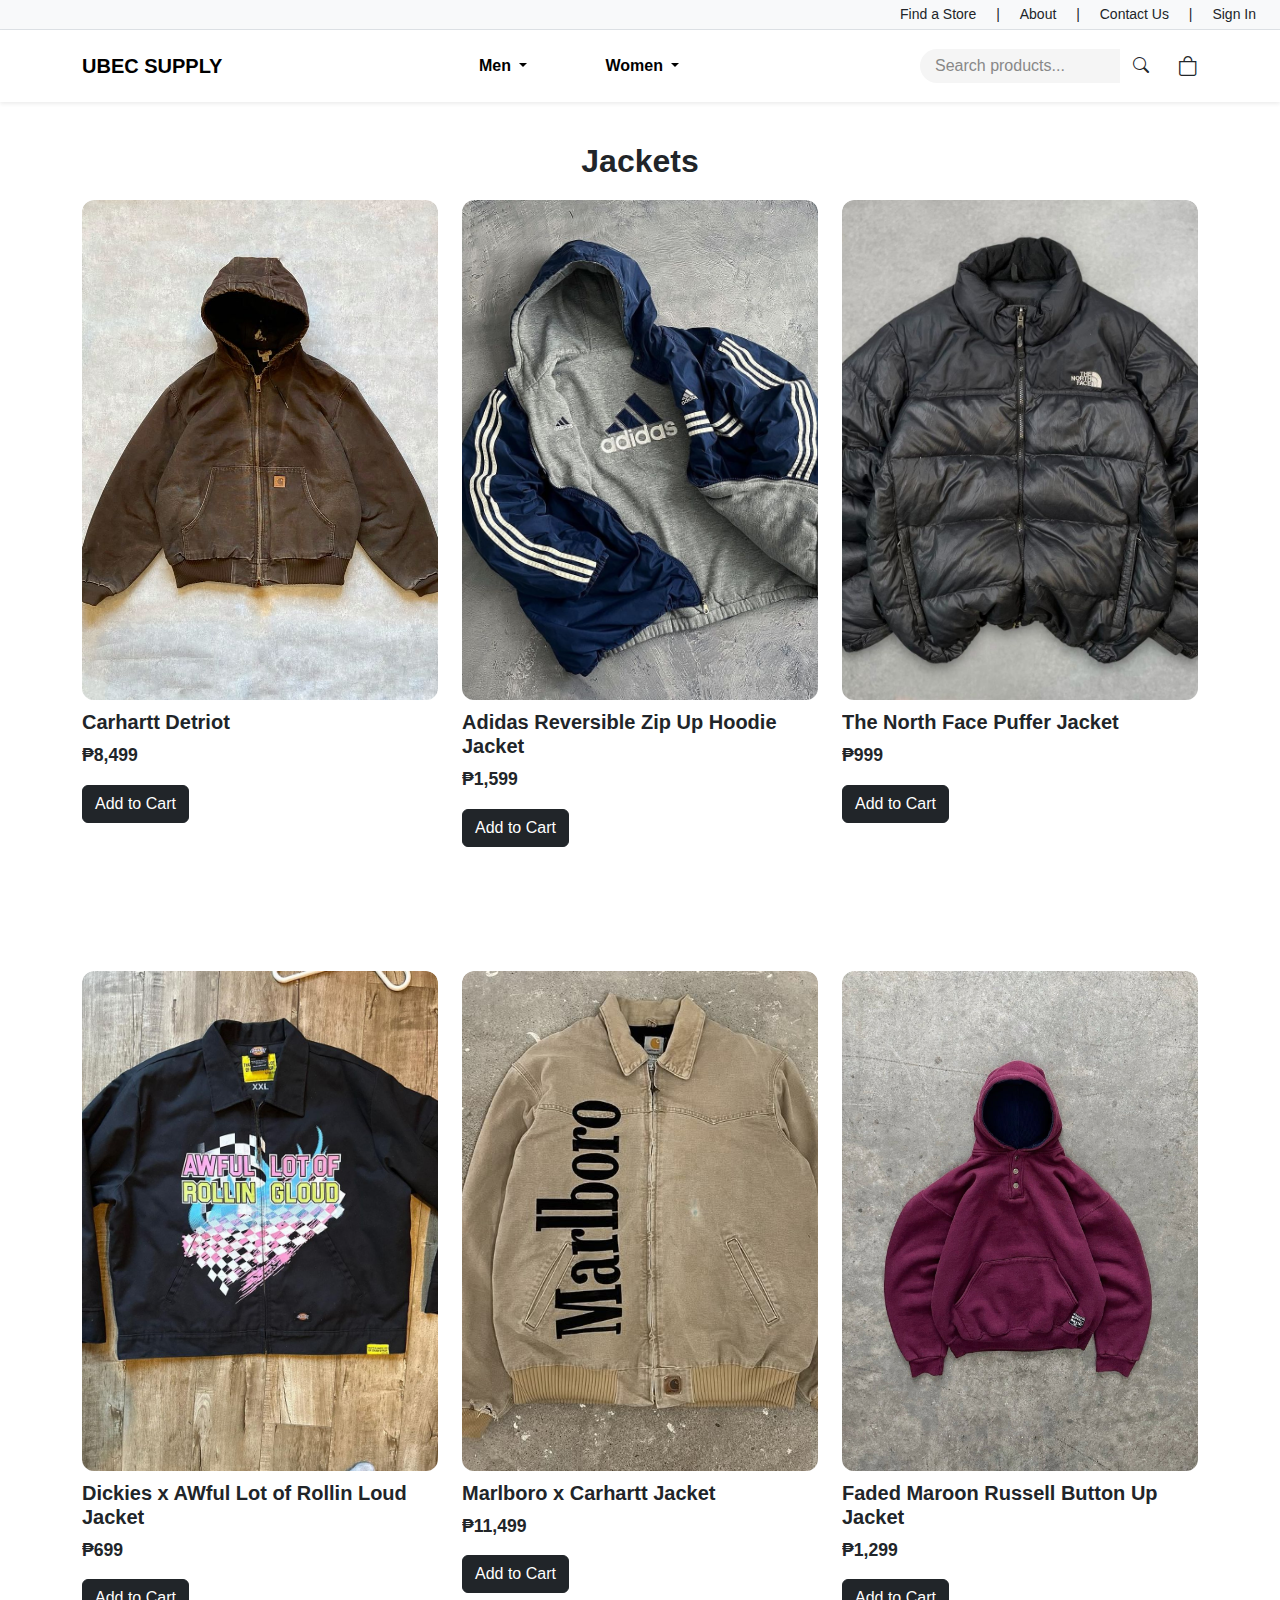
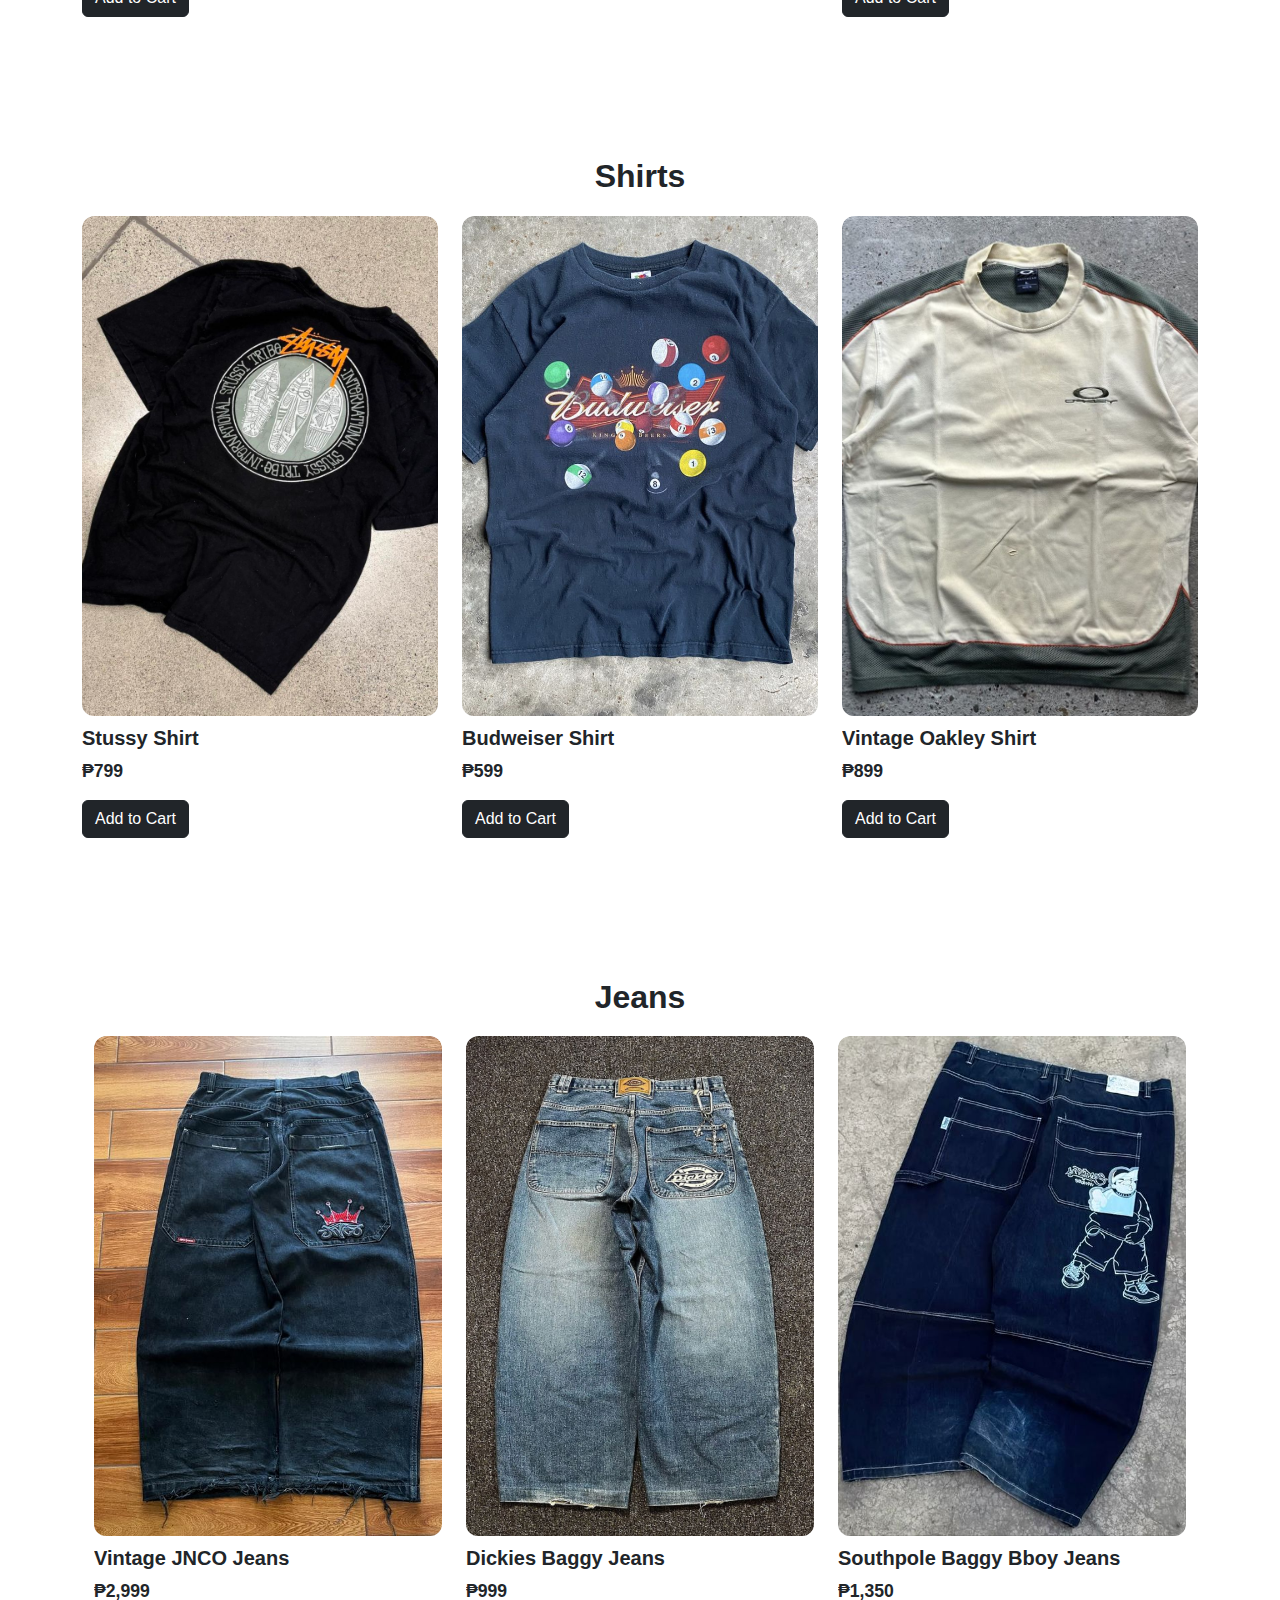
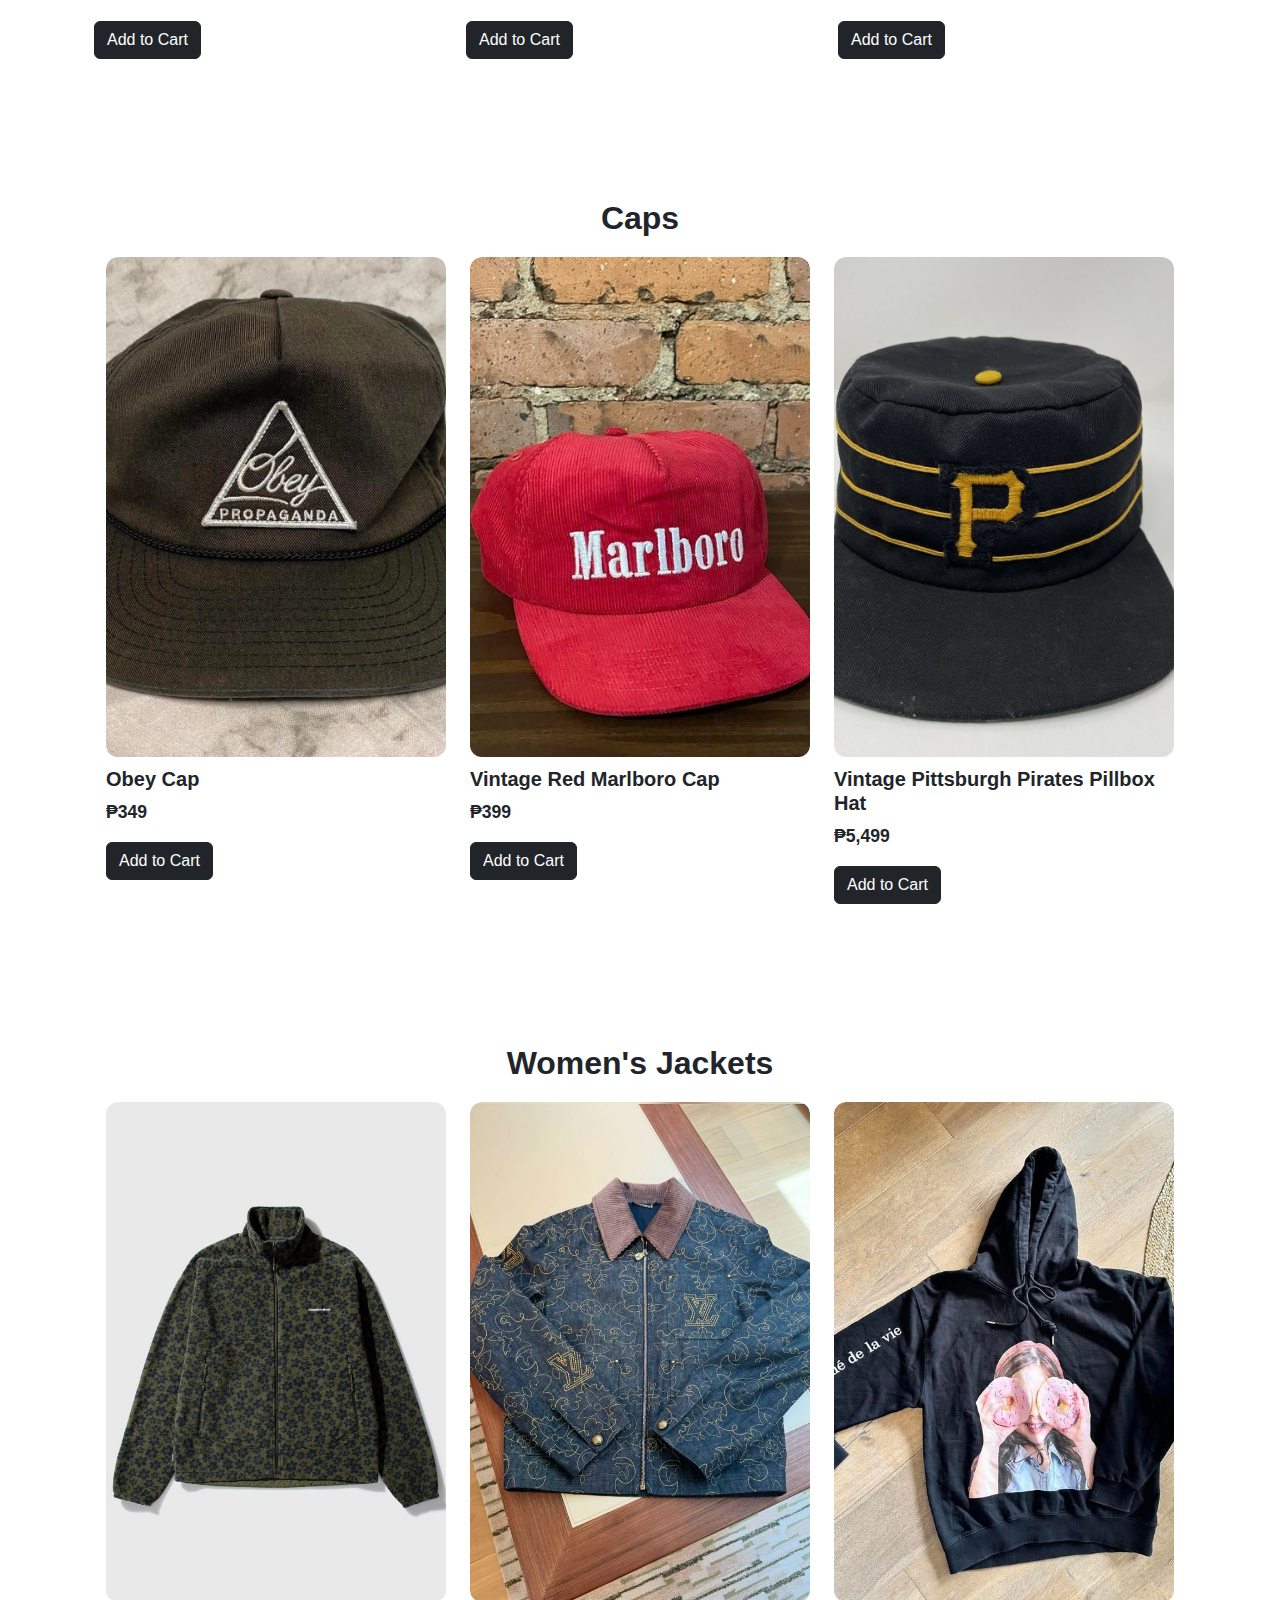
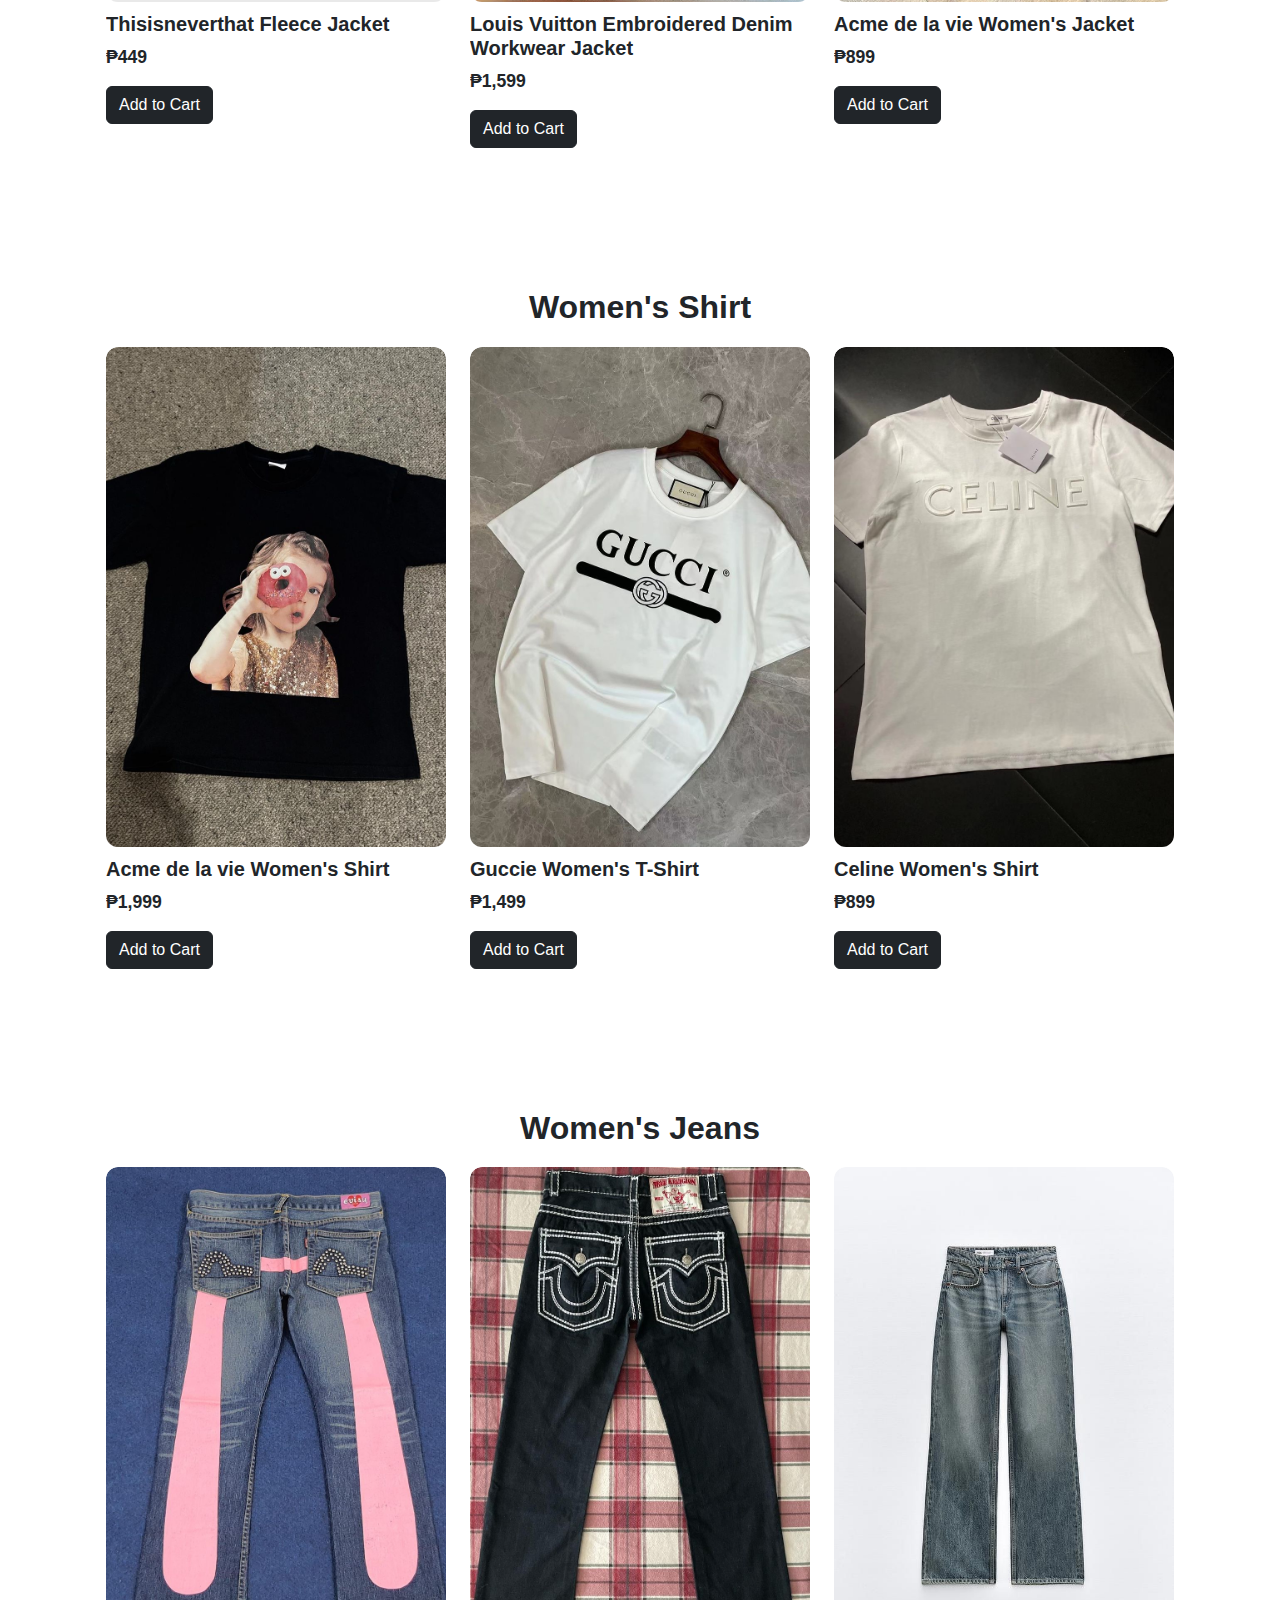
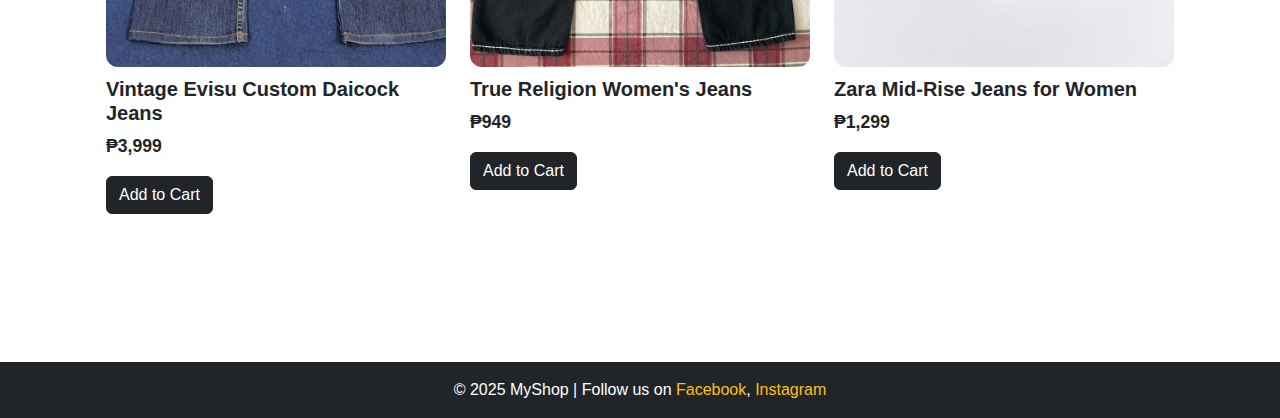
<file: products.html>
<!DOCTYPE html>
<html lang="en">
<head>
  <meta charset="UTF-8">
  <meta name="viewport" content="width=device-width, initial-scale=1.0">
  <title>Products - Ubec Supply</title>
  <link href="https://cdn.jsdelivr.net/npm/bootstrap@5.3.0/dist/css/bootstrap.min.css" rel="stylesheet">
  <link href="https://cdn.jsdelivr.net/npm/bootstrap-icons@1.11.1/font/bootstrap-icons.css" rel="stylesheet">
  <link rel="stylesheet" href="style.css">
</head>
<body>
    
<!-- 🔝 Fixed Header Wrapper -->
<div class="fixed-header">
  <!-- Top Bar -->
  <div class="top-bar text-end py-1 px-4 bg-light small border-bottom">
    <a href="#" class="text-dark text-decoration-none me-3">Find a Store</a> |
    <a href="about.html" class="text-dark text-decoration-none mx-3">About</a> |
    <a href="contact.html" class="text-dark text-decoration-none mx-3">Contact Us</a> |
    <a href="#" class="text-dark text-decoration-none ms-3">Sign In</a>
  </div>

  <!-- Main Navbar -->
  <nav class="navbar navbar-expand-lg bg-white shadow-sm py-3">
    <div class="container">
      <a class="navbar-brand fw-bold" href="index.html">UBEC SUPPLY</a>
      <button
        class="navbar-toggler"
        type="button"
        data-bs-toggle="collapse"
        data-bs-target="#navmenu"
      >
        <span class="navbar-toggler-icon"></span>
      </button>

      <div class="collapse navbar-collapse" id="navmenu">
        <ul class="navbar-nav me-auto mb-2 mb-lg-0">
          <li class="nav-item dropdown position-static">
            <a class="nav-link fw-semibold mx-3 dropdown-toggle" href="products.html#jackets" id="men" role="button">
              Men
            </a>
            <ul class="dropdown-menu shadow mt-0 border-0 rounded-0">
              <li><a class="dropdown-item" href="products.html#jackets">Jackets</a></li>
              <li><a class="dropdown-item" href="products.html#shirts">Shirts</a></li>
              <li><a class="dropdown-item" href="products.html#jeans">Jeans</a></li>
              <li><a class="dropdown-item" href="products.html#caps">Caps</a></li>
            </ul>
          </li>

          <li class="nav-item dropdown position-static">
            <a class="nav-link fw-semibold mx-3 dropdown-toggle" href="products.html#Jackets" id="women" role="button">
              Women
            </a>
            <ul class="dropdown-menu shadow mt-0 border-0 rounded-0">
              <li><a class="dropdown-item" href="products.html#Jackets">Jackets</a></li>
              <li><a class="dropdown-item" href="products.html#Shirts">Shirts</a></li>
              <li><a class="dropdown-item" href="products.html#Jeans">Jeans</a></li>
            </ul>
          </li>
        </ul>

        <div class="d-flex align-items-center">
          <div class="search-box d-flex align-items-center me-3">
            <input
              type="text"
              id="searchInput"
              class="form-control rounded-start-pill"
              placeholder="Search products..."
              style="max-width: 200px;"
            />
            <button id="searchBtn" class="btn rounded-end-pill">
              <i class="bi bi-search"></i>
            </button>
          </div>
          <a href="cart.html" class="text-dark fs-5">
            <i class="bi bi-bag"></i>
          </a>
        </div>
      </div>
    </div>
  </nav>
</div>


<!-- products.html -->
<div class="container products-section">

<h2 id="jackets">Jackets</h2>
<div class="row g-4">
      <!-- Product 1 -->
      <div class="col-lg-4 col-md-6 col-sm-12">
        <div class="product-card">
          <img src="images/e086892455c54c95d83e1104e633632b.jpg" alt="Carhartt Jacket">
          <div class="product-info">
            <h5>Carhartt Detriot</h5>
            <p class="price">₱8,499</p>
            <a href="cart.html" class="btn btn-dark btn-md">Add to Cart</a>
          </div>
        </div>
      </div>

      <div class="col-lg-4 col-md-6 col-sm-12">
        <div class="product-card">
          <img src="images/adidas.jpg" alt="Adidas Zip up Hoodie Jacket">
          <div class="product-info">
            <h5>Adidas Reversible Zip Up Hoodie Jacket</h5>
            <p class="price">₱1,599</p>
            <a href="cart.html" class="btn btn-dark btn-md">Add to Cart</a>
          </div>
        </div>
      </div>

      <div class="col-lg-4 col-md-6 col-sm-12">
        <div class="product-card">
          <img src="images/tnf.jpg" alt="The North Face Puffer Jacket">
          <div class="product-info">
            <h5>The North Face Puffer Jacket</h5>
            <p class="price">₱999</p>
            <a href="cart.html" class="btn btn-dark btn-md">Add to Cart</a>
          </div>
        </div>
      </div>

       <div class="col-lg-4 col-md-6 col-sm-12">
        <div class="product-card">
          <img src="images/d.jpg" alt="Dickies Jacket">
          <div class="product-info">
            <h5>Dickies x AWful Lot of Rollin Loud Jacket</h5>
            <p class="price">₱699</p>
            <a href="cart.html" class="btn btn-dark btn-md">Add to Cart</a>
          </div>
        </div>
      </div>

       <div class="col-lg-4 col-md-6 col-sm-12">
        <div class="product-card">
          <img src="images/m.jpg" alt="Marlboro, Carhartt Jacket">
          <div class="product-info">
            <h5>Marlboro x Carhartt Jacket</h5>
            <p class="price">₱11,499</p>
            <a href="cart.html" class="btn btn-dark btn-md">Add to Cart</a>
          </div>
        </div>
      </div>

       <div class="col-lg-4 col-md-6 col-sm-12">
        <div class="product-card">
          <img src="images/russell.jpg" alt="Russel Jacket">
          <div class="product-info">
            <h5>Faded Maroon Russell Button Up Jacket</h5>
            <p class="price">₱1,299</p>
            <a href="cart.html" class="btn btn-dark btn-md">Add to Cart</a>
          </div>
        </div>
      </div>
      
      </div>
      </div>

      <div class="container products-section">
  <h2 id="shirts">Shirts</h2>
<div class="row g-4">
      <!-- Product 1 -->
      <div class="col-lg-4 col-md-6 col-sm-12">
        <div class="product-card">
          <img src="images/stosi.jpg" alt="Stussy Shirt">
          <div class="product-info">
            <h5>Stussy Shirt</h5>
            <p class="price">₱799</p>
            <a href="cart.html" class="btn btn-dark btn-md">Add to Cart</a>
          </div>
        </div>
      </div>

      <div class="col-lg-4 col-md-6 col-sm-12">
        <div class="product-card">
          <img src="images/bud.jpg" alt="Budweiser Shirt">
          <div class="product-info">
            <h5>Budweiser Shirt</h5>
            <p class="price">₱599</p>
            <a href="cart.html" class="btn btn-dark btn-md">Add to Cart</a>
          </div>
        </div>
      </div>

      <div class="col-lg-4 col-md-6 col-sm-12">
        <div class="product-card">
          <img src="images/okli.jpg" alt="Vintage Oakley Shirt">
          <div class="product-info">
            <h5>Vintage Oakley Shirt</h5>
            <p class="price">₱899</p>
            <a href="cart.html" class="btn btn-dark btn-md">Add to Cart</a>
          </div>
        </div>
      </div>
</div>

<div class="container products-section">
  <h2 id="jeans">Jeans</h2>
  <div class="row g-4">
      <!-- Product 1 -->
      <div class="col-lg-4 col-md-6 col-sm-12">
        <div class="product-card">
          <img src="images/jnco.jpg" alt="JNCO Jeans">
          <div class="product-info">
            <h5>Vintage JNCO Jeans</h5>
            <p class="price">₱2,999</p>
            <a href="cart.html" class="btn btn-dark btn-md">Add to Cart</a>
          </div>
        </div>
      </div>

      <div class="col-lg-4 col-md-6 col-sm-12">
        <div class="product-card">
          <img src="images/dick.jpg" alt="Dickies Jeans">
          <div class="product-info">
            <h5>Dickies Baggy Jeans</h5>
            <p class="price">₱999</p>
            <a href="cart.html" class="btn btn-dark btn-md">Add to Cart</a>
          </div>
        </div>
      </div>

      <div class="col-lg-4 col-md-6 col-sm-12">
        <div class="product-card">
          <img src="images/spole.jpg" alt="Southpole Bboy Jeans">
          <div class="product-info">
            <h5>Southpole Baggy Bboy Jeans</h5>
            <p class="price">₱1,350</p>
            <a href="cart.html" class="btn btn-dark btn-md">Add to Cart</a>
          </div>
        </div>
      </div>
</div>

<div class="container products-section">
  <h2 id="caps">Caps</h2>
  <div class="row">
      <div class="col-lg-4 col-md-6 col-sm-12">
        <div class="product-card">
          <img src="images/obi.jpg" alt="Obey Cap">
          <div class="product-info">
            <h5>Obey Cap</h5>
            <p class="price">₱349</p>
            <a href="cart.html" class="btn btn-dark btn-md">Add to Cart</a>
          </div>
        </div>
      </div>

      <div class="col-lg-4 col-md-6 col-sm-12">
        <div class="product-card">
          <img src="images/marl.jpg" alt="Vintage Marlboro Cap">
          <div class="product-info">
            <h5>Vintage Red Marlboro Cap</h5>
            <p class="price">₱399</p>
            <a href="cart.html" class="btn btn-dark btn-md">Add to Cart</a>
          </div>
        </div>
      </div>

      <div class="col-lg-4 col-md-6 col-sm-12">
        <div class="product-card">
          <img src="images/p.jpg" alt="Vintage Pittsburgh Pirates Cap">
          <div class="product-info">
            <h5>Vintage Pittsburgh Pirates Pillbox Hat</h5>
            <p class="price">₱5,499</p>
            <a href="cart.html" class="btn btn-dark btn-md">Add to Cart</a>
          </div>
        </div>
      </div>
  </div>
</div>

      <div class="container products-section">
  <h2 id="Jackets">Women's Jackets</h2>
   <div class="row g-4">
      <!-- Product 1 -->
      <div class="col-lg-4 col-md-6 col-sm-12">
        <div class="product-card">
          <img src="images/w.jpg" alt="thisisneverthat Jacket">
          <div class="product-info">
            <h5>Thisisneverthat Fleece Jacket</h5>
            <p class="price">₱449</p>
            <a href="cart.html" class="btn btn-dark btn-md">Add to Cart</a>
          </div>
        </div>
      </div>

      <div class="col-lg-4 col-md-6 col-sm-12">
        <div class="product-card">
          <img src="images/lv.jpg" alt="Adidas Zip up Hoodie Jacket">
          <div class="product-info">
            <h5>Louis Vuitton Embroidered Denim Workwear Jacket</h5>
            <p class="price">₱1,599</p>
            <a href="cart.html" class="btn btn-dark btn-md">Add to Cart</a>
          </div>
        </div>
      </div>

      <div class="col-lg-4 col-md-6 col-sm-12">
        <div class="product-card">
          <img src="images/acme.jpg" alt="Acme de la vie Jacket">
          <div class="product-info">
            <h5>Acme de la vie Women's Jacket</h5>
            <p class="price">₱899</p>
            <a href="cart.html" class="btn btn-dark btn-md">Add to Cart</a>
          </div>
        </div>
      </div>

<div class="container products-section">
  <h2 id="Shirts">Women's Shirt</h2>
   <div class="row g-4">
      <!-- Product 1 -->
      <div class="col-lg-4 col-md-6 col-sm-12">
        <div class="product-card">
          <img src="images/wom.jpg" alt="thisisneverthat Jacket">
          <div class="product-info">
            <h5>Acme de la vie Women's Shirt</h5>
            <p class="price">₱1,999</p>
            <a href="cart.html" class="btn btn-dark btn-md">Add to Cart</a>
          </div>
        </div>
      </div>

      <div class="col-lg-4 col-md-6 col-sm-12">
        <div class="product-card">
          <img src="images/gucci.jpg" alt="Guccie T-Shirt">
          <div class="product-info">
            <h5>Guccie Women's T-Shirt</h5>
            <p class="price">₱1,499</p>
            <a href="cart.html" class="btn btn-dark btn-md">Add to Cart</a>
          </div>
        </div>
      </div>

      <div class="col-lg-4 col-md-6 col-sm-12">
        <div class="product-card">
          <img src="images/celine.jpg" alt="Celine Shirt">
          <div class="product-info">
            <h5>Celine Women's Shirt</h5>
            <p class="price">₱899</p>
            <a href="cart.html" class="btn btn-dark btn-md">Add to Cart</a>
          </div>
        </div>
      </div>

      <div class="container products-section">
  <h2 id="Jeans">Women's Jeans</h2>
   <div class="row g-4">
      <!-- Product 1 -->
      <div class="col-lg-4 col-md-6 col-sm-12">
        <div class="product-card">
          <img src="images/evisu jeans.jpg" alt="Evisu Jeans">
          <div class="product-info">
            <h5>Vintage Evisu Custom Daicock Jeans</h5>
            <p class="price">₱3,999</p>
            <a href="cart.html" class="btn btn-dark btn-md">Add to Cart</a>
          </div>
        </div>
      </div>

      <div class="col-lg-4 col-md-6 col-sm-12">
        <div class="product-card">
          <img src="images/tr.jpg" alt="True Religion Jeans">
          <div class="product-info">
            <h5>True Religion Women's Jeans</h5>
            <p class="price">₱949</p>
            <a href="cart.html" class="btn btn-dark btn-md">Add to Cart</a>
          </div>
        </div>
      </div>

      <div class="col-lg-4 col-md-6 col-sm-12">
        <div class="product-card">
          <img src="images/z.jpg" alt="Zara Jeans">
          <div class="product-info">
            <h5>Zara Mid-Rise Jeans for Women</h5>
            <p class="price">₱1,299</p>
            <a href="cart.html" class="btn btn-dark btn-md">Add to Cart</a>
          </div>
        </div>
      </div>
    </div>
  </div>
</div>
  </div> 
    </div>
      </div>
    </div>
  </div>  

  <footer class="bg-dark text-white text-center py-3 mt-5">
    <p class="mb-0">© 2025 MyShop | Follow us on 
      <a href="#" class="text-warning text-decoration-none">Facebook</a>,
      <a href="#" class="text-warning text-decoration-none">Instagram</a>
    </p>
  </footer>

  <script src="https://cdn.jsdelivr.net/npm/bootstrap@5.3.0/dist/js/bootstrap.bundle.min.js"></script>
  <script src="script.js"></script>
  <script>
    displayProducts();
  </script>
</body>
</html>
</file>
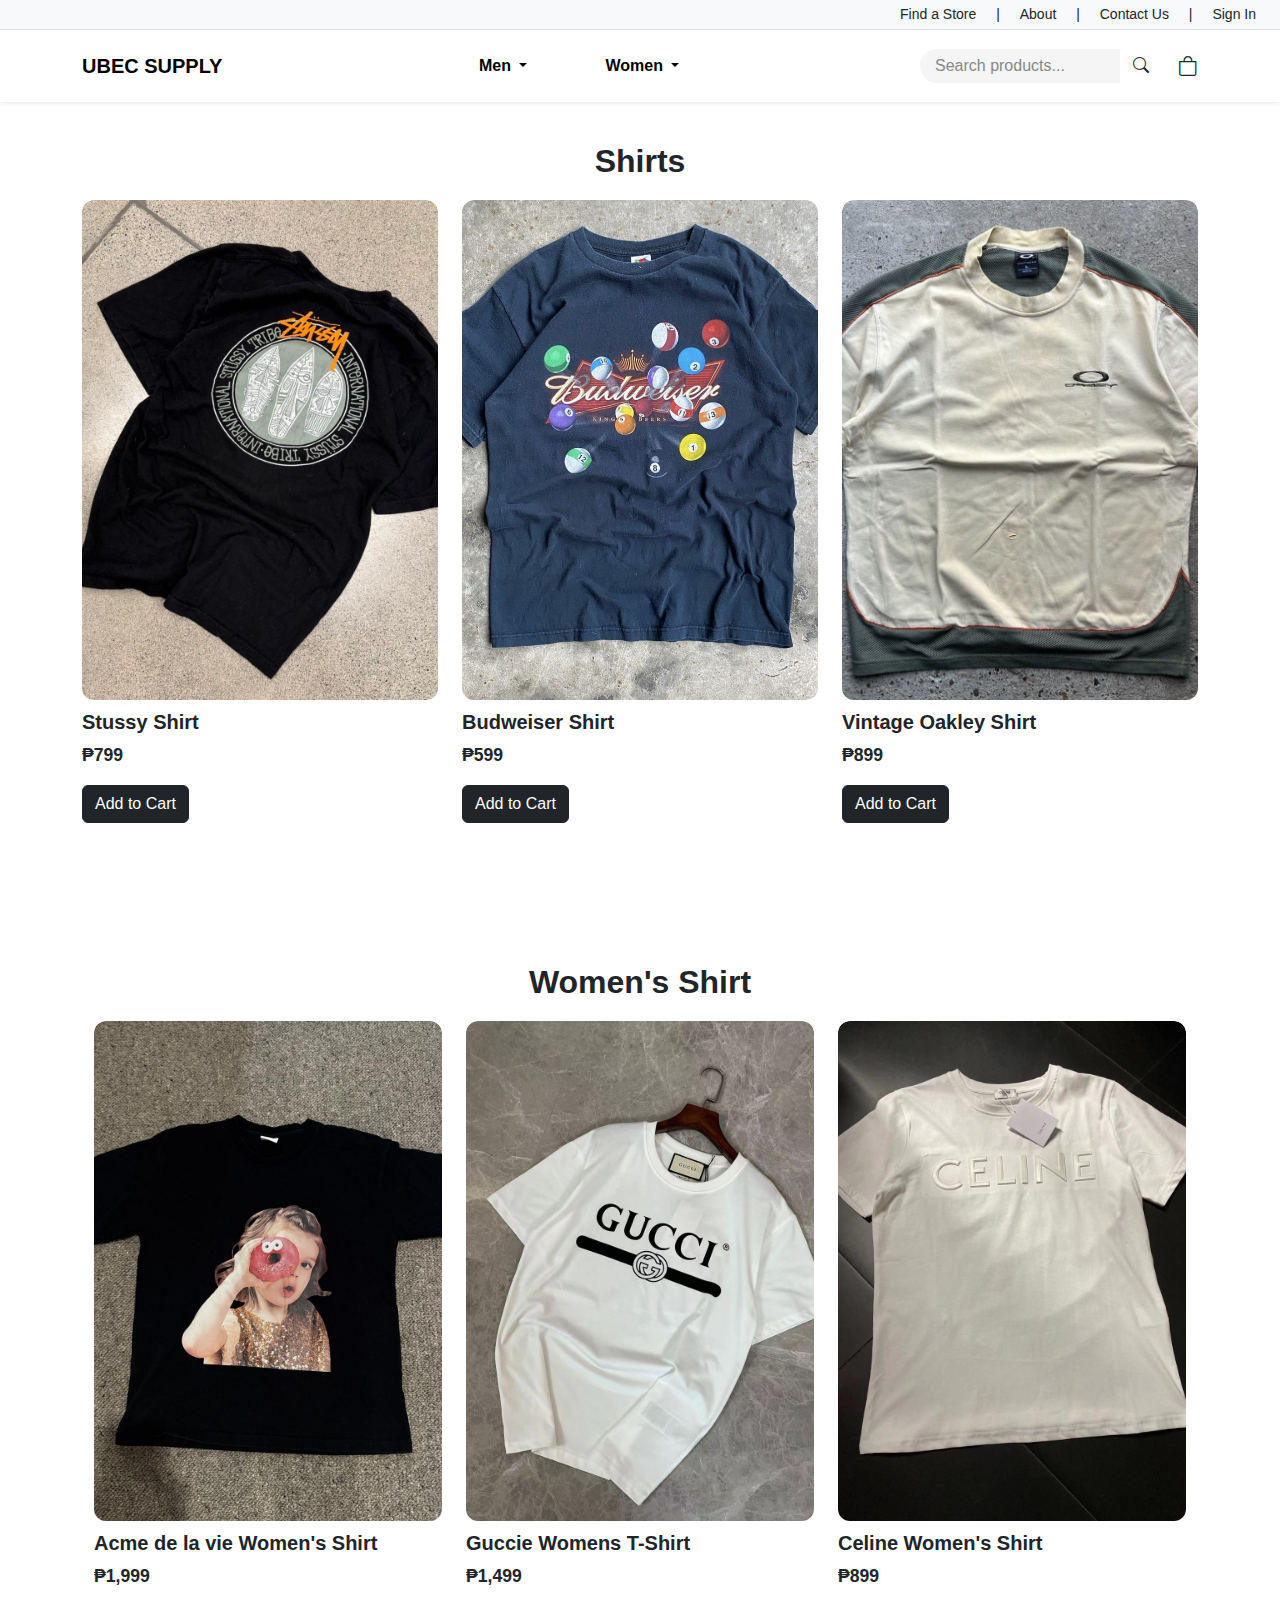
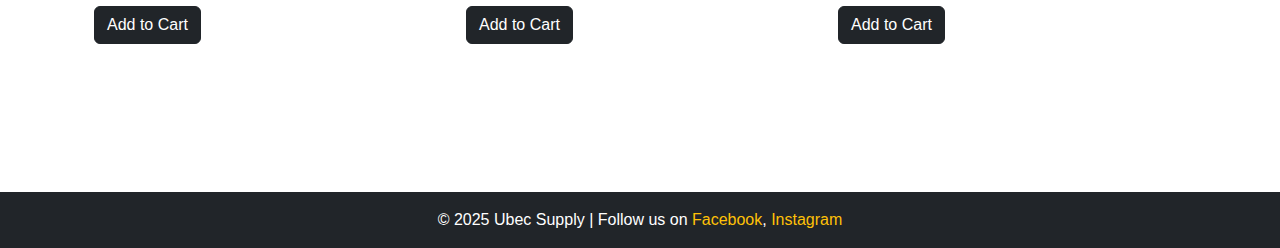
<file: shirts.html>
<!DOCTYPE html>
<html lang="en">
<head>
  <meta charset="UTF-8">
  <meta name="viewport" content="width=device-width, initial-scale=1.0">
  <title>Home - Ubec Supply</title>
  <link href="https://cdn.jsdelivr.net/npm/bootstrap@5.3.0/dist/css/bootstrap.min.css" rel="stylesheet">
  <link href="https://cdn.jsdelivr.net/npm/bootstrap-icons@1.11.1/font/bootstrap-icons.css" rel="stylesheet">
  <link rel="stylesheet" href="style.css">
</head>
<body>

     <!-- Top Bar -->
  <div class="top-bar text-end py-1 px-4 bg-light small border-bottom">
    <a href="#" class="text-dark text-decoration-none me-3">Find a Store</a> |
    <a href="about.html" class="text-dark text-decoration-none mx-3">About</a> |
    <a href="contact.html" class="text-dark text-decoration-none mx-3">Contact Us</a> |
    <a href="#" class="text-dark text-decoration-none ms-3">Sign In</a>
  </div>

  <!-- Main Navbar -->
  <nav class="navbar navbar-expand-lg bg-white shadow-sm py-3">
    <div class="container">
      <a class="navbar-brand fw-bold" href="index.html">UBEC SUPPLY</a>
      <button
        class="navbar-toggler"
        type="button"
        data-bs-toggle="collapse"
        data-bs-target="#navmenu"
      >
        <span class="navbar-toggler-icon"></span>
      </button>

      <div class="collapse navbar-collapse" id="navmenu">
        <ul class="navbar-nav me-auto mb-2 mb-lg-0">
          <li class="nav-item dropdown position-static">
            <a class="nav-link fw-semibold mx-3 dropdown-toggle" href="products.html#jackets" id="men" role="button">
              Men
            </a>
            <ul class="dropdown-menu shadow mt-0 border-0 rounded-0">
              <li><a class="dropdown-item" href="jackets.html#jackets">Jackets</a></li>
              <li><a class="dropdown-item" href="shirts.html#shirts">Shirts</a></li>
              <li><a class="dropdown-item" href="jeans.html#jeans">Jeans</a></li>
              <li><a class="dropdown-item" href="products.html#caps">Caps</a></li>
            </ul>
          </li>

          <li class="nav-item dropdown position-static">
            <a class="nav-link fw-semibold mx-3 dropdown-toggle" href="products.html#Jackets" id="women" role="button">
              Women
            </a>
            <ul class="dropdown-menu shadow mt-0 border-0 rounded-0">
              <li><a class="dropdown-item" href="jackets.html#Jackets">Jackets</a></li>
              <li><a class="dropdown-item" href="shirts.html#Shirts">Shirts</a></li>
              <li><a class="dropdown-item" href="jeans.html#Jeans">Jeans</a></li>
            </ul>
          </li>
        </ul>

        <div class="d-flex align-items-center">
          <div class="search-box d-flex align-items-center me-3">
            <input
              type="text"
              id="searchInput"
              class="form-control rounded-start-pill"
              placeholder="Search products..."
              style="max-width: 200px;"
            />
            <button id="searchBtn" class="btn rounded-end-pill">
              <i class="bi bi-search"></i>
            </button>
          </div>
          <a href="cart.html" class="text-dark fs-5">
            <i class="bi bi-bag"></i>
          </a>
        </div>
      </div>
    </div>
  </nav>

        <div class="container products-section">
  <h2 id="shirts">Shirts</h2>
<div class="row g-4">
      <!-- Product 1 -->
      <div class="col-lg-4 col-md-6 col-sm-12">
        <div class="product-card">
          <img src="images/stosi.jpg" alt="Stussy Shirt">
          <div class="product-info">
            <h5>Stussy Shirt</h5>
            <p class="price">₱799</p>
            <a href="cart.html" class="btn btn-dark btn-md">Add to Cart</a>
          </div>
        </div>
      </div>

      <div class="col-lg-4 col-md-6 col-sm-12">
        <div class="product-card">
          <img src="images/bud.jpg" alt="Budweiser Shirt">
          <div class="product-info">
            <h5>Budweiser Shirt</h5>
            <p class="price">₱599</p>
            <a href="cart.html" class="btn btn-dark btn-md">Add to Cart</a>
          </div>
        </div>
      </div>

      <div class="col-lg-4 col-md-6 col-sm-12">
        <div class="product-card">
          <img src="images/okli.jpg" alt="Vintage Oakley Shirt">
          <div class="product-info">
            <h5>Vintage Oakley Shirt</h5>
            <p class="price">₱899</p>
            <a href="cart.html" class="btn btn-dark btn-md">Add to Cart</a>
          </div>
        </div>
      </div>
</div>

<div class="container products-section">
  <h2 id="Shirts">Women's Shirt</h2>
   <div class="row g-4">
      <!-- Product 1 -->
      <div class="col-lg-4 col-md-6 col-sm-12">
        <div class="product-card">
          <img src="images/wom.jpg" alt="thisisneverthat Jacket">
          <div class="product-info">
            <h5>Acme de la vie Women's Shirt</h5>
            <p class="price">₱1,999</p>
            <a href="cart.html" class="btn btn-dark btn-md">Add to Cart</a>
          </div>
        </div>
      </div>

      <div class="col-lg-4 col-md-6 col-sm-12">
        <div class="product-card">
          <img src="images/gucci.jpg" alt="Guccie T-Shirt">
          <div class="product-info">
            <h5>Guccie Womens T-Shirt</h5>
            <p class="price">₱1,499</p>
            <a href="cart.html" class="btn btn-dark btn-md">Add to Cart</a>
          </div>
        </div>
      </div>

      <div class="col-lg-4 col-md-6 col-sm-12">
        <div class="product-card">
          <img src="images/celine.jpg" alt="Celine Shirt">
          <div class="product-info">
            <h5>Celine Women's Shirt</h5>
            <p class="price">₱899</p>
            <a href="cart.html" class="btn btn-dark btn-md">Add to Cart</a>
          </div>
        </div>
      </div>    
    </div>
  </div>
</div>
        



              <!-- Footer -->
  <footer class="bg-dark text-white text-center py-3 mt-5">
    <p class="mb-0">© 2025 Ubec Supply | Follow us on 
      <a href="#" class="text-warning text-decoration-none">Facebook</a>, 
      <a href="#" class="text-warning text-decoration-none">Instagram</a>
    </p>
  </footer>

    <script src="https://cdn.jsdelivr.net/npm/bootstrap@5.3.0/dist/js/bootstrap.bundle.min.js"></script>
      <script src="script.js"></script>
  <script>
    displayProducts();
  </script>
</body>
</html>
</file>
<file: style.css>
/* Base font */
body {
  font-family: 'Poppins', sans-serif;
  min-height: 100vh;
  overflow-y: auto;
}

/* Fix scroll restriction */
html, body {
  height: auto;
}

.container, .row, section, main {
  height: auto !important;
  overflow: visible !important;
}

/* Navbar styling */
.navbar-nav .nav-link {
  color: #000 !important;
  transition: color 0.3s ease;
}

.navbar-nav .nav-link:hover {
  color: #ff7f00 !important;
}

/* Search box */
.search-box input {
  background-color: #f5f5f5;
  border: none;
  padding: 5px 15px;
}

.search-box input::placeholder {
  color: #888;
}

/* Footer hover */
footer a:hover {
  color: #fff;
}

/* Top bar hover */
.top-bar a:hover {
  text-decoration: underline;
}

/* Dropdown hover effect */
.nav-item.dropdown:hover .dropdown-menu {
  display: block;
  margin-top: 0;
}

/* Dropdown animation */
.dropdown-menu {
  display: none;
  animation: fadeIn 0.2s ease-in-out;
}

@keyframes fadeIn {
  from { opacity: 0; transform: translateY(10px); }
  to { opacity: 1; transform: translateY(0); }
}

/* Dropdown menu style */
.dropdown-menu {
  min-width: 200px;
  background-color: #fff;
}

.dropdown-item:hover {
  background-color: #f5f5f5;
  color: #ff7f00;
}

/* Center navbar items */
.navbar-nav {
  margin: 0 auto;
  text-align: center;
}

.navbar-nav .nav-item {
  margin: 0 15px;
}

.navbar .container {
  display: flex;
  align-items: center;
  justify-content: space-between;
}

/* Featured Section Fixes */
.featured-card {
  position: relative;
  border-radius: 12px;
  overflow: hidden;
  height: 100%;
}

.featured-card img {
width: 500%;
      height: 500px;
      object-fit: cover;
      border-radius: 12px;
      transition: transform 0.4s ease;
}

.featured-card:hover img {
  transform: scale(1.05);
}

/* Overlay Text Improvement */
.overlay-text {
  position: absolute;
  bottom: 20px;
  left: 20px;
  color: #fff;
  text-shadow: 1px 1px 5px rgba(0, 0, 0, 0.8);
}

.overlay-text h3 {
  font-size: 1.25rem;
  margin-bottom: 8px;
}

.overlay-text .btn-light {
  font-weight: 500;
  border-radius: 25px;
  padding: 5px 15px;
  transition: all 0.3s ease;
}

.overlay-text .btn-light:hover {
  background-color: #000;
  color: #fff;
}

/* Center all section titles in the products page */
.products-section h2 {
  text-align: center;
  font-weight: 700;
  margin-top: 40px;
  margin-bottom: 20px;
}

    .product-section {
      padding: 60px 0;
    }

    .feature-card {
      position: relative;
      overflow: hidden;
      border-radius: 12px;
    }

    .feature-overlay {
      position: absolute;
      bottom: 20px;
      left: 20px;
      color: white;
      background: rgba(0,0,0,0.4);
      padding: 20px;
      border-radius: 12px;
    }

        .product-card {
      position: relative;
      overflow: hidden;
      border-radius: 12px;
    }

    .product-card img {
      width: 100%;
      height: 500px;
      object-fit: cover;
      border-radius: 12px;
      transition: transform 0.4s ease;
    }

    .product-card:hover img {
  transform: scale(1.05);
}

    .product-card h5 {
      margin-top: 10px;
      font-weight: 600;
    }

    .price {
      font-weight: bold;
      font-size: 1.1rem;
    }

    .product-info{
      margin-bottom: 100px;
    }

      /* 🔦 Highlighted product effect */
.highlight-product {
  box-shadow: 0 0 15px rgba(255, 215, 0, 0.7);
  transform: scale(1.02);
  transition: all 0.3s ease;
}
.highlight-product:hover {
  box-shadow: 0 0 25px rgba(255, 215, 0, 1);
  transform: scale(1.05);
}

/* ✨ Highlighted Featured Card Effect */
.highlight-featured {
  box-shadow: 0 0 15px rgba(255, 193, 7, 0.7); /* golden glow */
  transform: scale(1.03);
  transition: all 0.3s ease;
  border-radius: 10px;
}

.highlight-featured:hover {
  box-shadow: 0 0 25px rgba(255, 193, 7, 1);
  transform: scale(1.06);
}
/* Smooth scroll for anchor links */
html {
  scroll-behavior: smooth;
}
</file>
